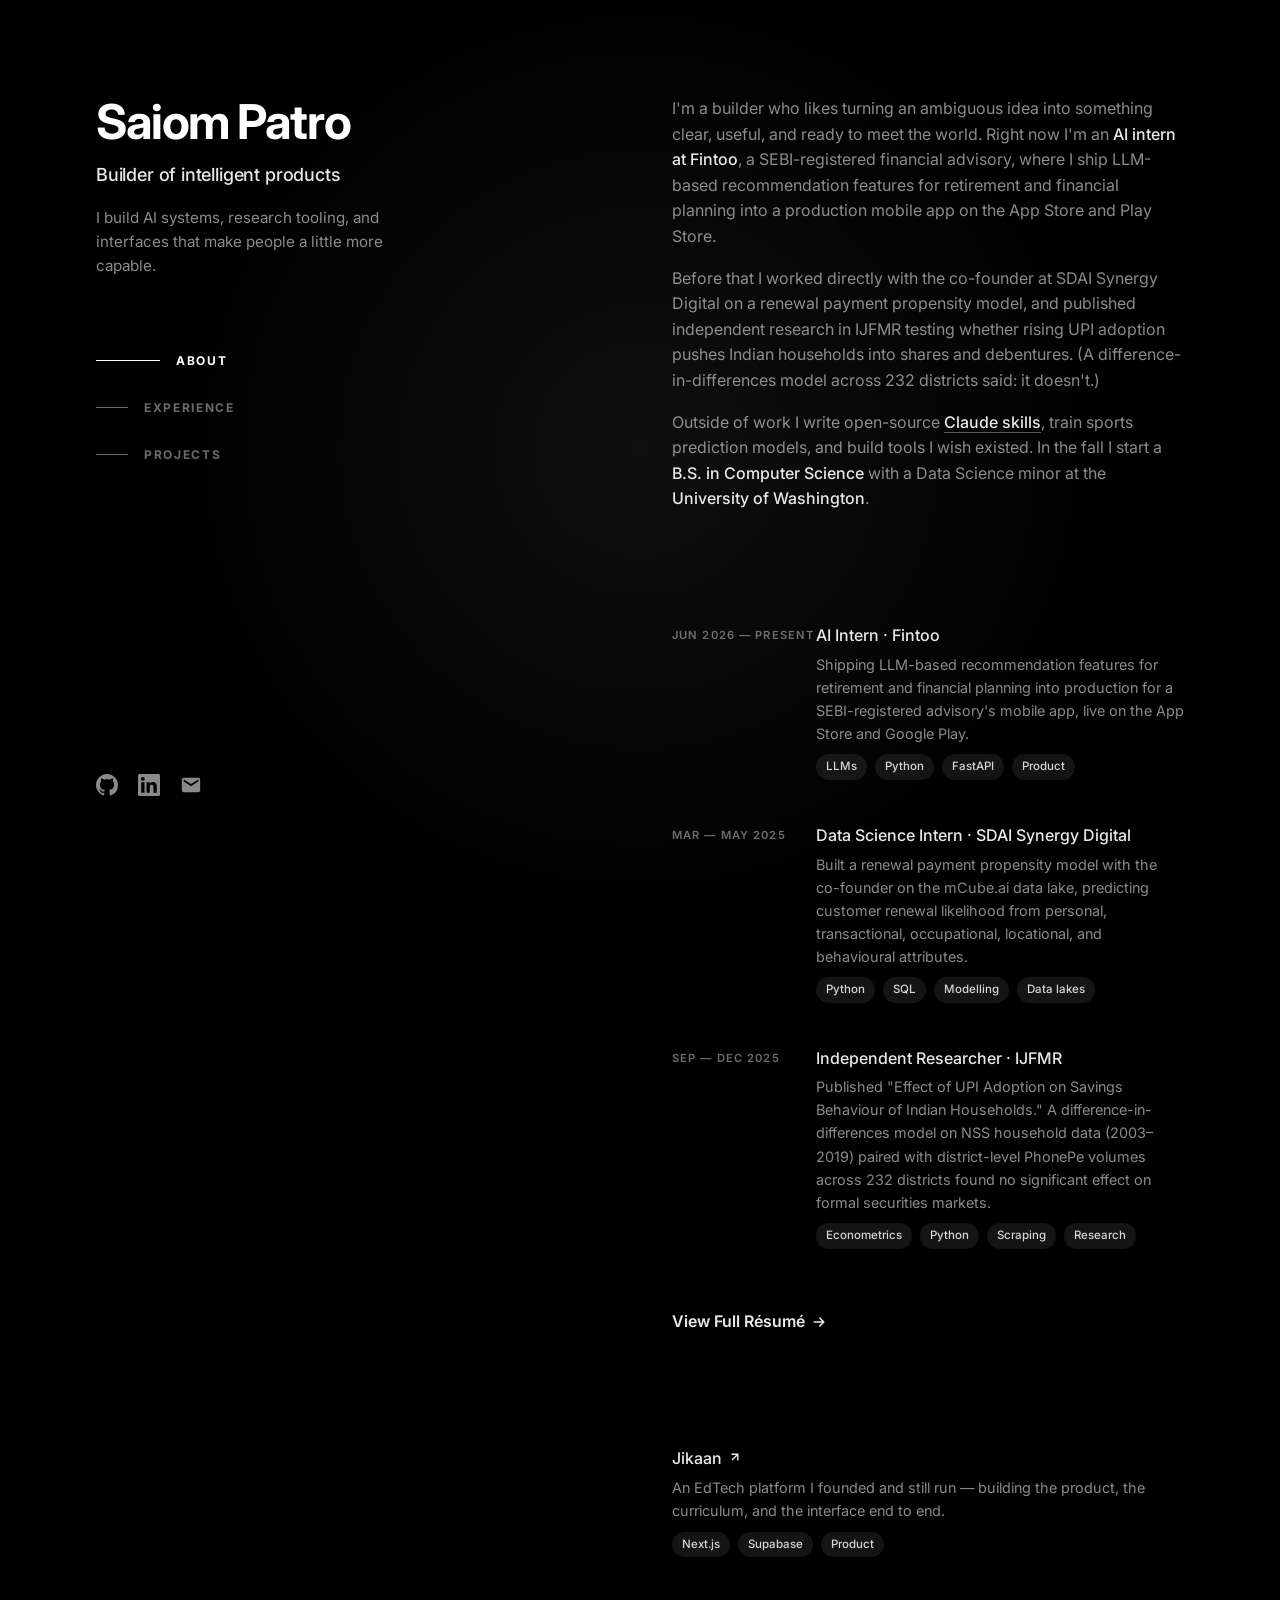
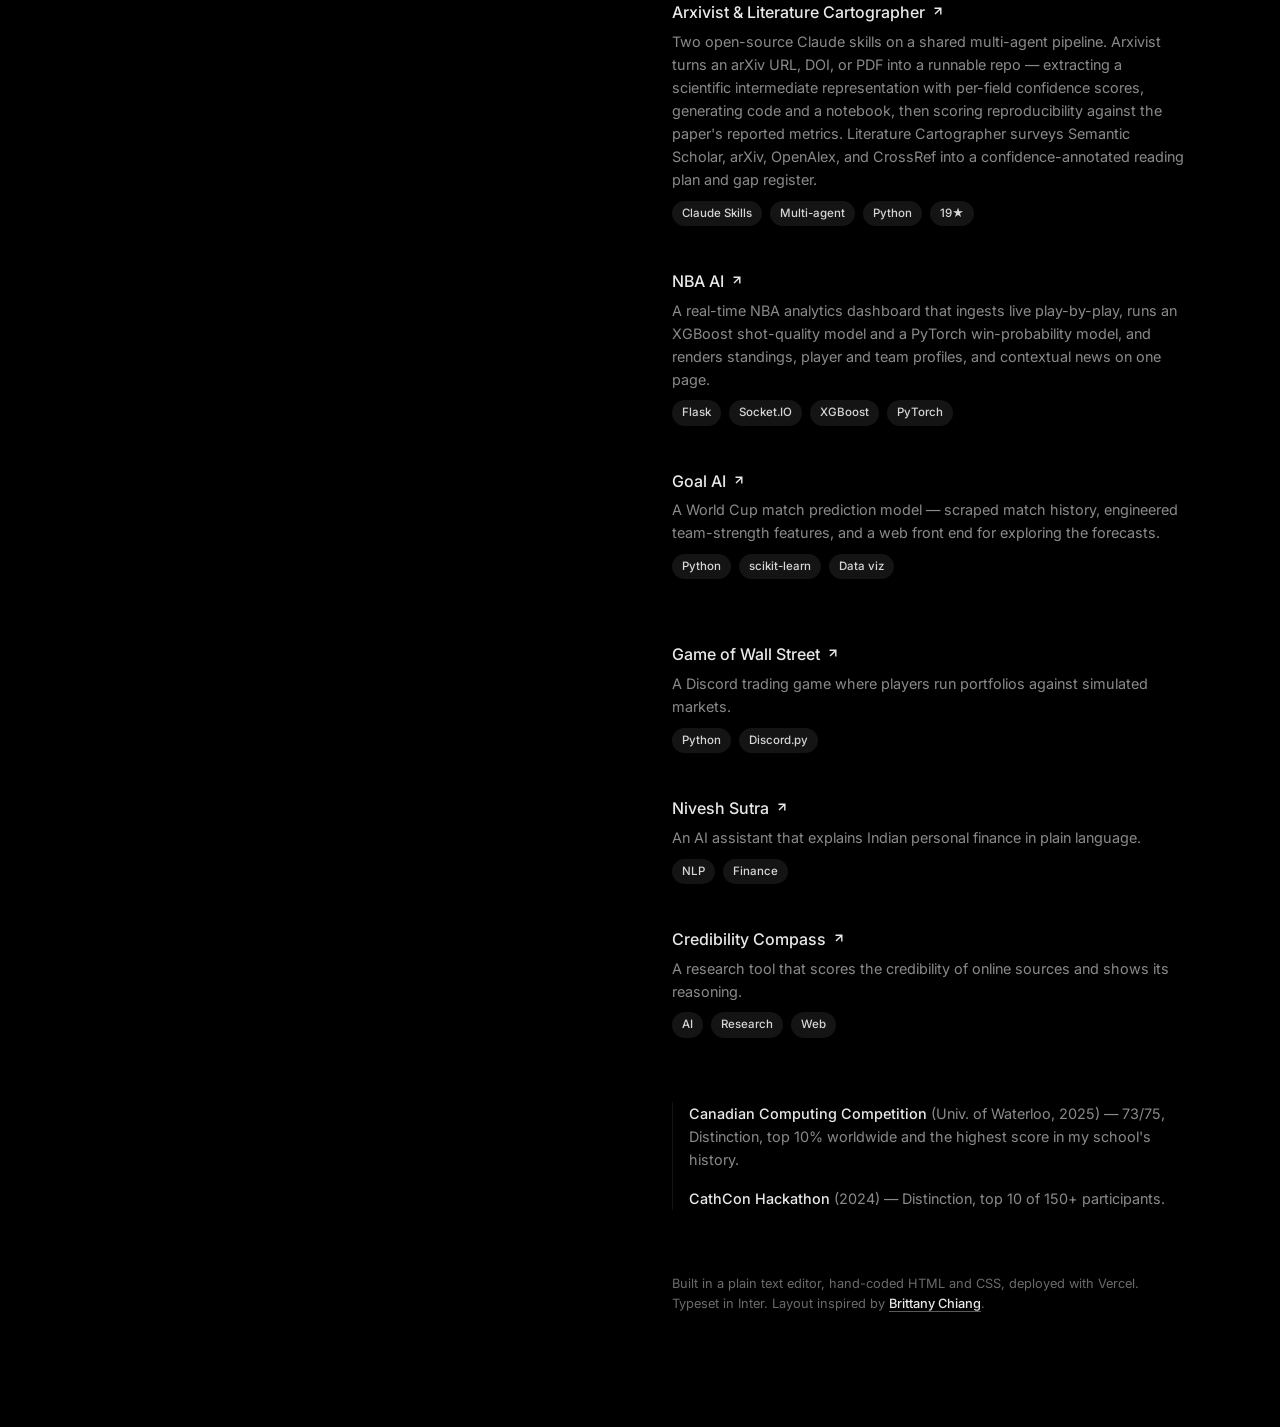
<file: index.html>
<!doctype html>
<html lang="en">
<head>
  <meta charset="UTF-8">
  <meta name="viewport" content="width=device-width,initial-scale=1">
  <meta name="description" content="Saiom Patro — AI intern at Fintoo, CS student at the University of Washington, building intelligent products and research tooling.">
  <title>Saiom Patro</title>
  <link rel="preconnect" href="https://fonts.googleapis.com">
  <link rel="preconnect" href="https://fonts.gstatic.com" crossorigin>
  <link href="https://fonts.googleapis.com/css2?family=Inter:wght@400;500;600;700;800&display=swap" rel="stylesheet">
  <link rel="stylesheet" href="style.css?v=3">
</head>
<body>
  <div id="spotlight" aria-hidden="true"></div>
  <a href="#content" class="skip-link">Skip to content</a>

  <div class="layout">
    <header class="pane pane--left">
      <div>
        <h1><a href="/">Saiom Patro</a></h1>
        <h2>Builder of intelligent products</h2>
        <p class="lede">I build AI systems, research tooling, and interfaces that make people a little more capable.</p>

        <nav class="nav" aria-label="In-page jump links">
          <ul>
            <li><a class="nav__link" href="#about"><span class="nav__line"></span><span class="nav__text">About</span></a></li>
            <li><a class="nav__link" href="#experience"><span class="nav__line"></span><span class="nav__text">Experience</span></a></li>
            <li><a class="nav__link" href="#projects"><span class="nav__line"></span><span class="nav__text">Projects</span></a></li>
          </ul>
        </nav>
      </div>

      <ul class="socials" aria-label="Social media">
        <li><a href="https://github.com/saiompatro" target="_blank" rel="noreferrer" aria-label="GitHub">
          <svg viewBox="0 0 16 16" width="22" height="22" fill="currentColor" aria-hidden="true"><path d="M8 0C3.58 0 0 3.58 0 8c0 3.54 2.29 6.53 5.47 7.59.4.07.55-.17.55-.38 0-.19-.01-.82-.01-1.49-2.01.37-2.53-.49-2.69-.94-.09-.23-.48-.94-.82-1.13-.28-.15-.68-.52-.01-.53.63-.01 1.08.58 1.23.82.72 1.21 1.87.87 2.33.66.07-.52.28-.87.51-1.07-1.78-.2-3.64-.89-3.64-3.95 0-.87.31-1.59.82-2.15-.08-.2-.36-1.02.08-2.12 0 0 .67-.21 2.2.82.64-.18 1.32-.27 2-.27s1.36.09 2 .27c1.53-1.04 2.2-.82 2.2-.82.44 1.1.16 1.92.08 2.12.51.56.82 1.27.82 2.15 0 3.07-1.87 3.75-3.65 3.95.29.25.54.73.54 1.48 0 1.07-.01 1.93-.01 2.2 0 .21.15.46.55.38A8.01 8.01 0 0 0 16 8c0-4.42-3.58-8-8-8z"/></svg>
        </a></li>
        <li><a href="https://www.linkedin.com/in/saiom-patro-5b200728b/" target="_blank" rel="noreferrer" aria-label="LinkedIn">
          <svg viewBox="0 0 24 24" width="22" height="22" fill="currentColor" aria-hidden="true"><path d="M20.45 20.45h-3.56v-5.57c0-1.33-.03-3.04-1.85-3.04-1.86 0-2.14 1.45-2.14 2.94v5.67H9.35V9h3.41v1.56h.05c.48-.9 1.64-1.85 3.37-1.85 3.6 0 4.27 2.37 4.27 5.46v6.28zM5.34 7.43a2.06 2.06 0 1 1 0-4.13 2.06 2.06 0 0 1 0 4.13zM7.12 20.45H3.55V9h3.57v11.45zM22.22 0H1.77C.79 0 0 .77 0 1.72v20.56C0 23.23.79 24 1.77 24h20.45c.98 0 1.78-.77 1.78-1.72V1.72C24 .77 23.2 0 22.22 0z"/></svg>
        </a></li>
        <li><a href="mailto:saiompatro@gmail.com" aria-label="Email">
          <svg viewBox="0 0 24 24" width="22" height="22" fill="currentColor" aria-hidden="true"><path d="M20 4H4a2 2 0 0 0-2 2v12a2 2 0 0 0 2 2h16a2 2 0 0 0 2-2V6a2 2 0 0 0-2-2zm0 4.24-8 4.99-8-4.99V6l8 4.99L20 6v2.24z"/></svg>
        </a></li>
      </ul>
    </header>

    <main class="pane pane--right" id="content">
      <section id="about" aria-label="About me">
        <div class="section-sticky-label"><h3>About</h3></div>
        <p>I'm a builder who likes turning an ambiguous idea into something clear, useful, and ready to meet the world. Right now I'm an <strong>AI intern at Fintoo</strong>, a SEBI-registered financial advisory, where I ship LLM-based recommendation features for retirement and financial planning into a production mobile app on the App Store and Play Store.</p>
        <p>Before that I worked directly with the co-founder at SDAI Synergy Digital on a renewal payment propensity model, and published independent research in IJFMR testing whether rising UPI adoption pushes Indian households into shares and debentures. (A difference-in-differences model across 232 districts said: it doesn't.)</p>
        <p>Outside of work I write open-source <a class="inline-link" href="https://github.com/qosi-org/arxivist" target="_blank" rel="noreferrer">Claude skills</a>, train sports prediction models, and build tools I wish existed. In the fall I start a <strong>B.S. in Computer Science</strong> with a Data Science minor at the <strong>University of Washington</strong>.</p>
      </section>

      <section id="experience" aria-label="Work experience">
        <div class="section-sticky-label"><h3>Experience</h3></div>
        <ol class="cards">
          <li>
            <div class="card">
              <header class="card__date">Jun 2026 — Present</header>
              <div class="card__body">
                <h4 class="card__title">AI Intern · <span>Fintoo</span></h4>
                <p>Shipping LLM-based recommendation features for retirement and financial planning into production for a SEBI-registered advisory's mobile app, live on the App Store and Google Play.</p>
                <ul class="tags">
                  <li>LLMs</li><li>Python</li><li>FastAPI</li><li>Product</li>
                </ul>
              </div>
            </div>
          </li>
          <li>
            <div class="card">
              <header class="card__date">Mar — May 2025</header>
              <div class="card__body">
                <h4 class="card__title">Data Science Intern · <span>SDAI Synergy Digital</span></h4>
                <p>Built a renewal payment propensity model with the co-founder on the mCube.ai data lake, predicting customer renewal likelihood from personal, transactional, occupational, locational, and behavioural attributes.</p>
                <ul class="tags">
                  <li>Python</li><li>SQL</li><li>Modelling</li><li>Data lakes</li>
                </ul>
              </div>
            </div>
          </li>
          <li>
            <div class="card">
              <header class="card__date">Sep — Dec 2025</header>
              <div class="card__body">
                <h4 class="card__title">Independent Researcher · <span>IJFMR</span></h4>
                <p>Published "Effect of UPI Adoption on Savings Behaviour of Indian Households." A difference-in-differences model on NSS household data (2003–2019) paired with district-level PhonePe volumes across 232 districts found no significant effect on formal securities markets.</p>
                <ul class="tags">
                  <li>Econometrics</li><li>Python</li><li>Scraping</li><li>Research</li>
                </ul>
              </div>
            </div>
          </li>
        </ol>
        <a class="more-link" href="uploads/SAIOM%20RESUME.pdf" download>
          <span>View Full Résumé</span>
          <svg viewBox="0 0 20 20" width="16" height="16" fill="currentColor" aria-hidden="true"><path d="M3 10a1 1 0 0 1 1-1h9.586l-3.293-3.293a1 1 0 1 1 1.414-1.414l5 5a1 1 0 0 1 0 1.414l-5 5a1 1 0 0 1-1.414-1.414L13.586 11H4a1 1 0 0 1-1-1z"/></svg>
        </a>
      </section>

      <section id="projects" aria-label="Selected projects">
        <div class="section-sticky-label"><h3>Projects</h3></div>
        <ul class="cards">
          <li>
            <a class="card card--link" href="projects/jikaan.html">
              <div class="card__body">
                <h4 class="card__title">Jikaan <svg class="card__arrow" viewBox="0 0 20 20" width="14" height="14" fill="currentColor" aria-hidden="true"><path d="M5 5h10v10h-2V8.41L6.41 15 5 13.59 11.59 7H5V5z"/></svg></h4>
                <p>An EdTech platform I founded and still run — building the product, the curriculum, and the interface end to end.</p>
                <ul class="tags"><li>Next.js</li><li>Supabase</li><li>Product</li></ul>
              </div>
            </a>
          </li>
          <li>
            <a class="card card--link" href="https://github.com/qosi-org/arxivist" target="_blank" rel="noreferrer">
              <div class="card__body">
                <h4 class="card__title">Arxivist &amp; Literature Cartographer <svg class="card__arrow" viewBox="0 0 20 20" width="14" height="14" fill="currentColor" aria-hidden="true"><path d="M5 5h10v10h-2V8.41L6.41 15 5 13.59 11.59 7H5V5z"/></svg></h4>
                <p>Two open-source Claude skills on a shared multi-agent pipeline. Arxivist turns an arXiv URL, DOI, or PDF into a runnable repo — extracting a scientific intermediate representation with per-field confidence scores, generating code and a notebook, then scoring reproducibility against the paper's reported metrics. Literature Cartographer surveys Semantic Scholar, arXiv, OpenAlex, and CrossRef into a confidence-annotated reading plan and gap register.</p>
                <ul class="tags"><li>Claude Skills</li><li>Multi-agent</li><li>Python</li><li>19★</li></ul>
              </div>
            </a>
          </li>
          <li>
            <a class="card card--link" href="projects/nba-ai.html">
              <div class="card__body">
                <h4 class="card__title">NBA AI <svg class="card__arrow" viewBox="0 0 20 20" width="14" height="14" fill="currentColor" aria-hidden="true"><path d="M5 5h10v10h-2V8.41L6.41 15 5 13.59 11.59 7H5V5z"/></svg></h4>
                <p>A real-time NBA analytics dashboard that ingests live play-by-play, runs an XGBoost shot-quality model and a PyTorch win-probability model, and renders standings, player and team profiles, and contextual news on one page.</p>
                <ul class="tags"><li>Flask</li><li>Socket.IO</li><li>XGBoost</li><li>PyTorch</li></ul>
              </div>
            </a>
          </li>
          <li>
            <a class="card card--link" href="projects/goal-ai.html">
              <div class="card__body">
                <h4 class="card__title">Goal AI <svg class="card__arrow" viewBox="0 0 20 20" width="14" height="14" fill="currentColor" aria-hidden="true"><path d="M5 5h10v10h-2V8.41L6.41 15 5 13.59 11.59 7H5V5z"/></svg></h4>
                <p>A World Cup match prediction model — scraped match history, engineered team-strength features, and a web front end for exploring the forecasts.</p>
                <ul class="tags"><li>Python</li><li>scikit-learn</li><li>Data viz</li></ul>
              </div>
            </a>
          </li>
        </ul>

        <ul class="cards cards--compact">
          <li>
            <a class="card card--link" href="projects/game-of-wall-street.html">
              <div class="card__body">
                <h4 class="card__title">Game of Wall Street <svg class="card__arrow" viewBox="0 0 20 20" width="14" height="14" fill="currentColor" aria-hidden="true"><path d="M5 5h10v10h-2V8.41L6.41 15 5 13.59 11.59 7H5V5z"/></svg></h4>
                <p>A Discord trading game where players run portfolios against simulated markets.</p>
                <ul class="tags"><li>Python</li><li>Discord.py</li></ul>
              </div>
            </a>
          </li>
          <li>
            <a class="card card--link" href="projects/nivesh-sutra.html">
              <div class="card__body">
                <h4 class="card__title">Nivesh Sutra <svg class="card__arrow" viewBox="0 0 20 20" width="14" height="14" fill="currentColor" aria-hidden="true"><path d="M5 5h10v10h-2V8.41L6.41 15 5 13.59 11.59 7H5V5z"/></svg></h4>
                <p>An AI assistant that explains Indian personal finance in plain language.</p>
                <ul class="tags"><li>NLP</li><li>Finance</li></ul>
              </div>
            </a>
          </li>
          <li>
            <a class="card card--link" href="projects/credibility-compass.html">
              <div class="card__body">
                <h4 class="card__title">Credibility Compass <svg class="card__arrow" viewBox="0 0 20 20" width="14" height="14" fill="currentColor" aria-hidden="true"><path d="M5 5h10v10h-2V8.41L6.41 15 5 13.59 11.59 7H5V5z"/></svg></h4>
                <p>A research tool that scores the credibility of online sources and shows its reasoning.</p>
                <ul class="tags"><li>AI</li><li>Research</li><li>Web</li></ul>
              </div>
            </a>
          </li>
        </ul>

        <div class="awards">
          <p><strong>Canadian Computing Competition</strong> (Univ. of Waterloo, 2025) — 73/75, Distinction, top 10% worldwide and the highest score in my school's history.</p>
          <p><strong>CathCon Hackathon</strong> (2024) — Distinction, top 10 of 150+ participants.</p>
        </div>

        <footer class="footer">
          <p>Built in a plain text editor, hand-coded HTML and CSS, deployed with Vercel. Typeset in Inter. Layout inspired by <a class="inline-link" href="https://brittanychiang.com" target="_blank" rel="noreferrer">Brittany Chiang</a>.</p>
        </footer>
      </section>
    </main>
  </div>

  <script>
    // Spotlight follows the cursor. ponytail: CSS vars + one listener, no canvas.
    const spot = document.getElementById('spotlight');
    addEventListener('pointermove', e => {
      spot.style.setProperty('--x', e.clientX + 'px');
      spot.style.setProperty('--y', e.clientY + 'px');
    }, { passive: true });

  </script>
  <script>
    // Nav highlight: nearest section to the top third. ponytail: rAF-throttled scroll, no observer bookkeeping.
    (() => {
      const links = [...document.querySelectorAll('.nav__link')];
      const sections = links.map(a => document.querySelector(a.getAttribute('href')));
      let ticking = false;
      const update = () => {
        ticking = false;
        let best = 0, bestDist = Infinity;
        sections.forEach((s, i) => {
          const d = Math.abs(s.getBoundingClientRect().top - innerHeight * 0.3);
          if (d < bestDist) { bestDist = d; best = i; }
        });
        links.forEach((a, i) => a.classList.toggle('is-active', i === best));
      };
      addEventListener('scroll', () => {
        if (!ticking) { ticking = true; requestAnimationFrame(update); }
      }, { passive: true });
      update();
    })();
  </script>
</body>
</html>
</file>
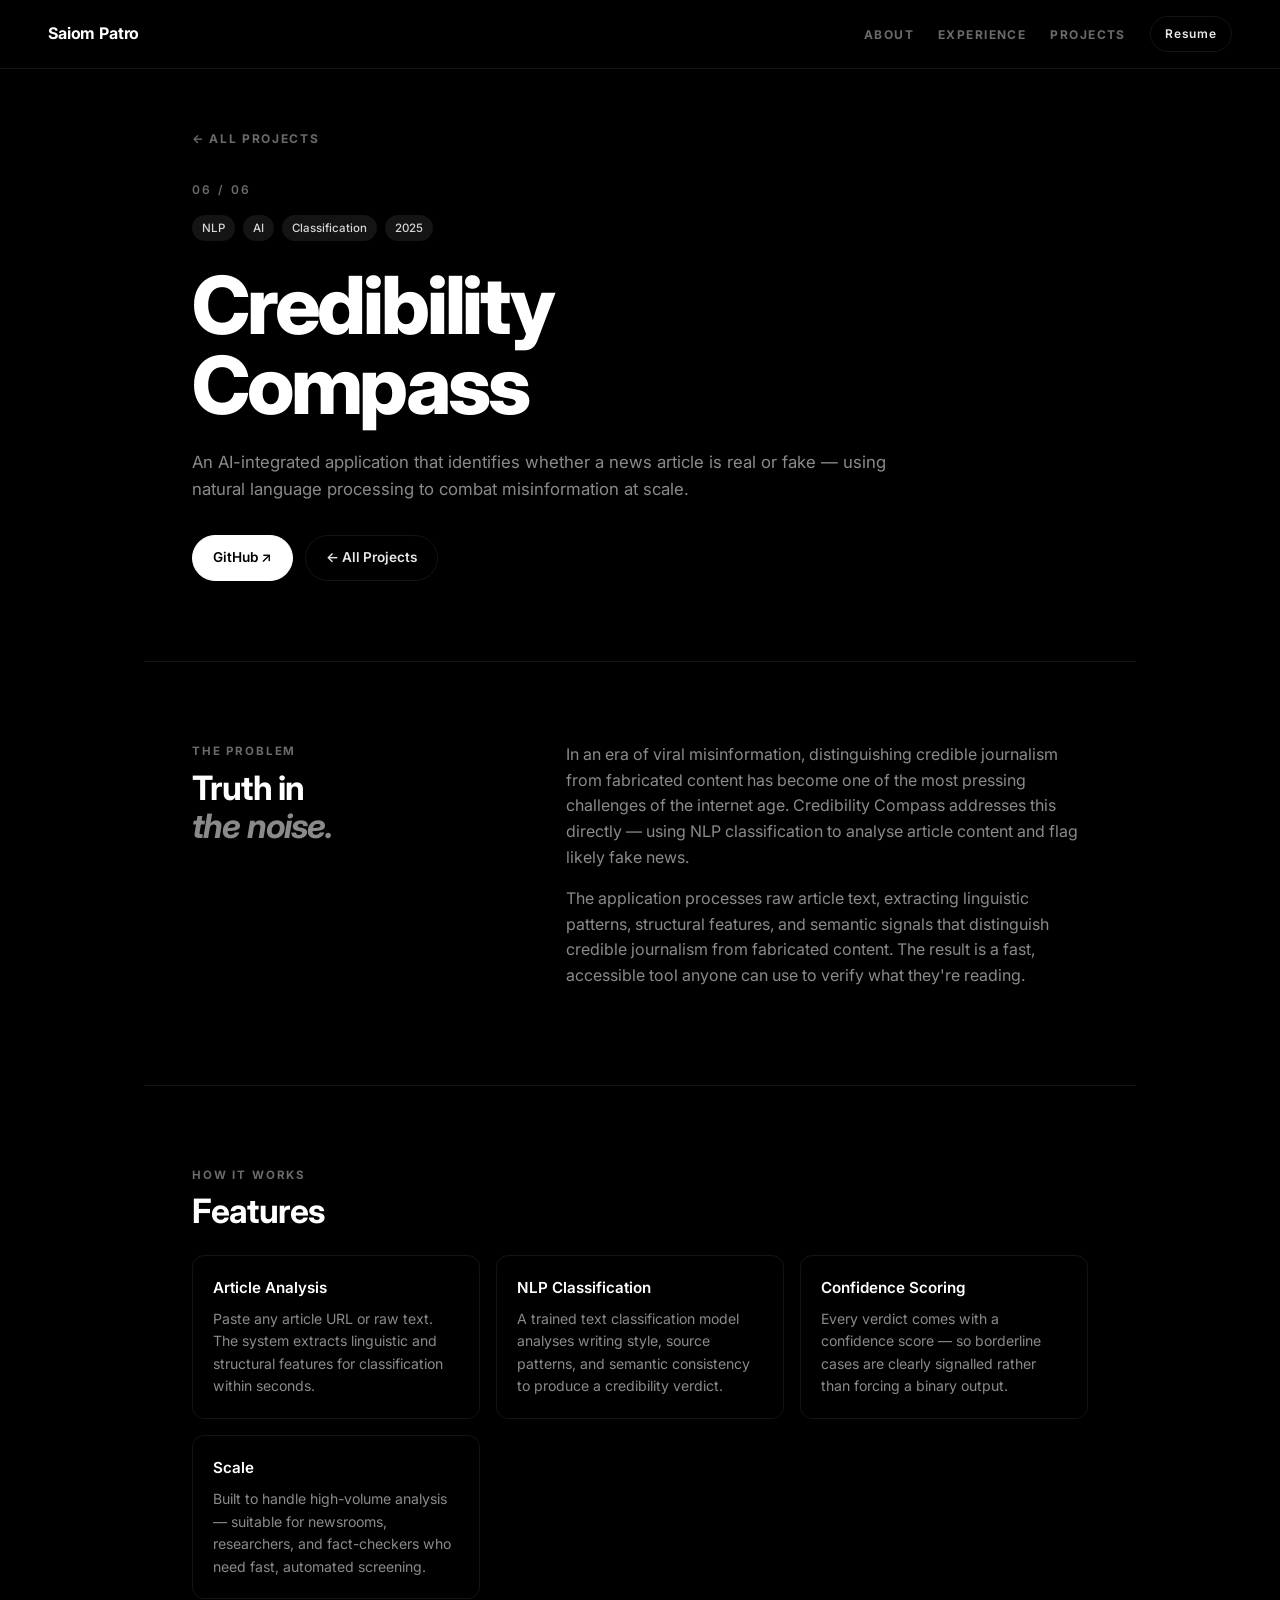
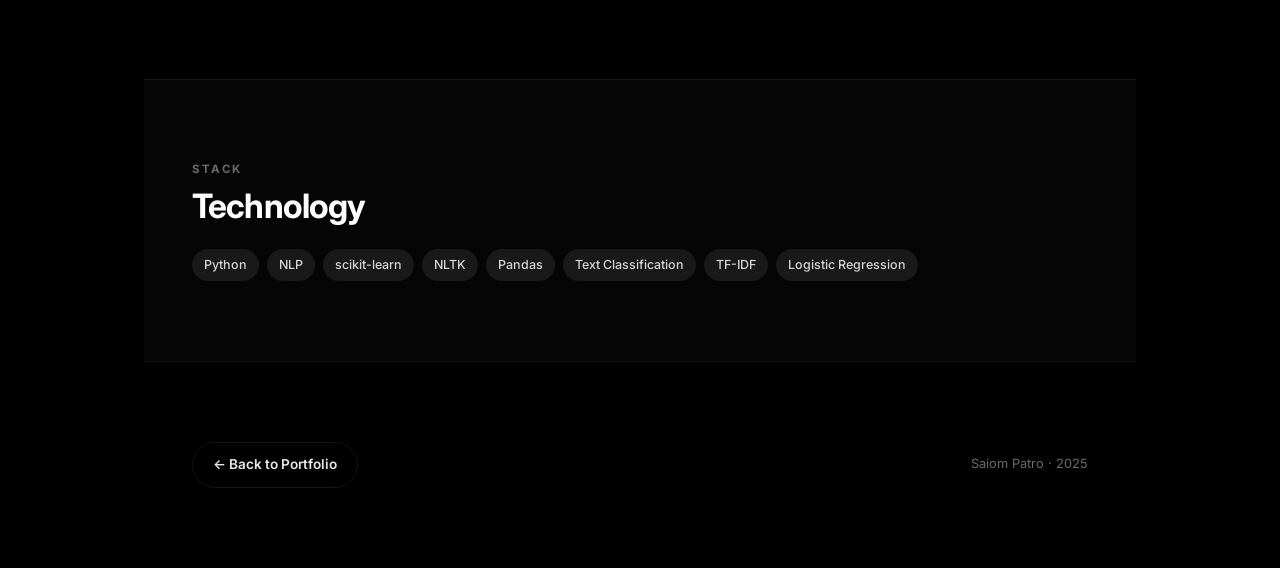
<file: projects/credibility-compass.html>
<!DOCTYPE html>
<html lang="en">
<head>
  <meta charset="UTF-8">
  <meta name="viewport" content="width=device-width, initial-scale=1.0">
  <title>Credibility Compass — Saiom Patro</title>
  <link rel="preconnect" href="https://fonts.googleapis.com">
  <link rel="preconnect" href="https://fonts.gstatic.com" crossorigin>
  <link href="https://fonts.googleapis.com/css2?family=Inter:wght@400;500;600;700;800&display=swap" rel="stylesheet">
  <link rel="stylesheet" href="../style.css?v=3">
</head>
<body>

<nav id="main-nav">
  <a href="../index.html" class="nav-logo">Saiom Patro</a>
  <ul class="nav-links">
    <li><a href="../index.html#about">About</a></li>
    <li><a href="../index.html#experience">Experience</a></li>
    <li><a href="../index.html#projects">Projects</a></li>
  </ul>
  <a href="../uploads/SAIOM RESUME.pdf" class="nav-resume" download>Resume</a>
</nav>

<section class="project-hero">
  <a href="../index.html#projects" class="project-back">All Projects</a>
  <div class="project-num">06 / 06</div>
  <div class="project-hero-badge">
    <span>NLP</span>
    <span>AI</span>
    <span>Classification</span>
    <span>2025</span>
  </div>
  <h1 class="project-hero-title">Credibility<br>Compass</h1>
  <p class="project-hero-desc">An AI-integrated application that identifies whether a news article is real or fake — using natural language processing to combat misinformation at scale.</p>
  <div class="project-hero-links">
    <a href="https://github.com/saiompatro/Credibility-compass" class="btn-primary" target="_blank">GitHub ↗</a>
    <a href="../index.html#projects" class="btn-outline">← All Projects</a>
  </div>
</section>

<section class="project-section sage">
  <div class="two-col">
    <div>
      <p class="ps-eyebrow">The Problem</p>
      <h2 class="ps-heading">Truth in<br><em>the noise.</em></h2>
    </div>
    <div class="ps-body">
      <p>In an era of viral misinformation, distinguishing credible journalism from fabricated content has become one of the most pressing challenges of the internet age. Credibility Compass addresses this directly — using NLP classification to analyse article content and flag likely fake news.</p>
      <p>The application processes raw article text, extracting linguistic patterns, structural features, and semantic signals that distinguish credible journalism from fabricated content. The result is a fast, accessible tool anyone can use to verify what they're reading.</p>
    </div>
  </div>
</section>

<section class="project-section">
  <p class="ps-eyebrow">How it Works</p>
  <h2 class="ps-heading">Features</h2>
  <div class="feature-grid">
    <div class="feature-item">
      <h4>Article Analysis</h4>
      <p>Paste any article URL or raw text. The system extracts linguistic and structural features for classification within seconds.</p>
    </div>
    <div class="feature-item">
      <h4>NLP Classification</h4>
      <p>A trained text classification model analyses writing style, source patterns, and semantic consistency to produce a credibility verdict.</p>
    </div>
    <div class="feature-item">
      <h4>Confidence Scoring</h4>
      <p>Every verdict comes with a confidence score — so borderline cases are clearly signalled rather than forcing a binary output.</p>
    </div>
    <div class="feature-item">
      <h4>Scale</h4>
      <p>Built to handle high-volume analysis — suitable for newsrooms, researchers, and fact-checkers who need fast, automated screening.</p>
    </div>
  </div>
</section>

<section class="project-section dark">
  <p class="ps-eyebrow">Stack</p>
  <h2 class="ps-heading light">Technology</h2>
  <div class="tech-pills">
    <span class="tech-pill">Python</span>
    <span class="tech-pill">NLP</span>
    <span class="tech-pill">scikit-learn</span>
    <span class="tech-pill">NLTK</span>
    <span class="tech-pill">Pandas</span>
    <span class="tech-pill">Text Classification</span>
    <span class="tech-pill">TF-IDF</span>
    <span class="tech-pill">Logistic Regression</span>
  </div>
</section>

<footer class="project-footer">
  <a href="../index.html#projects" class="btn-outline">← Back to Portfolio</a>
  <span class="footer-copy">Saiom Patro · 2025</span>
</footer>

</body>
</html>
</file>
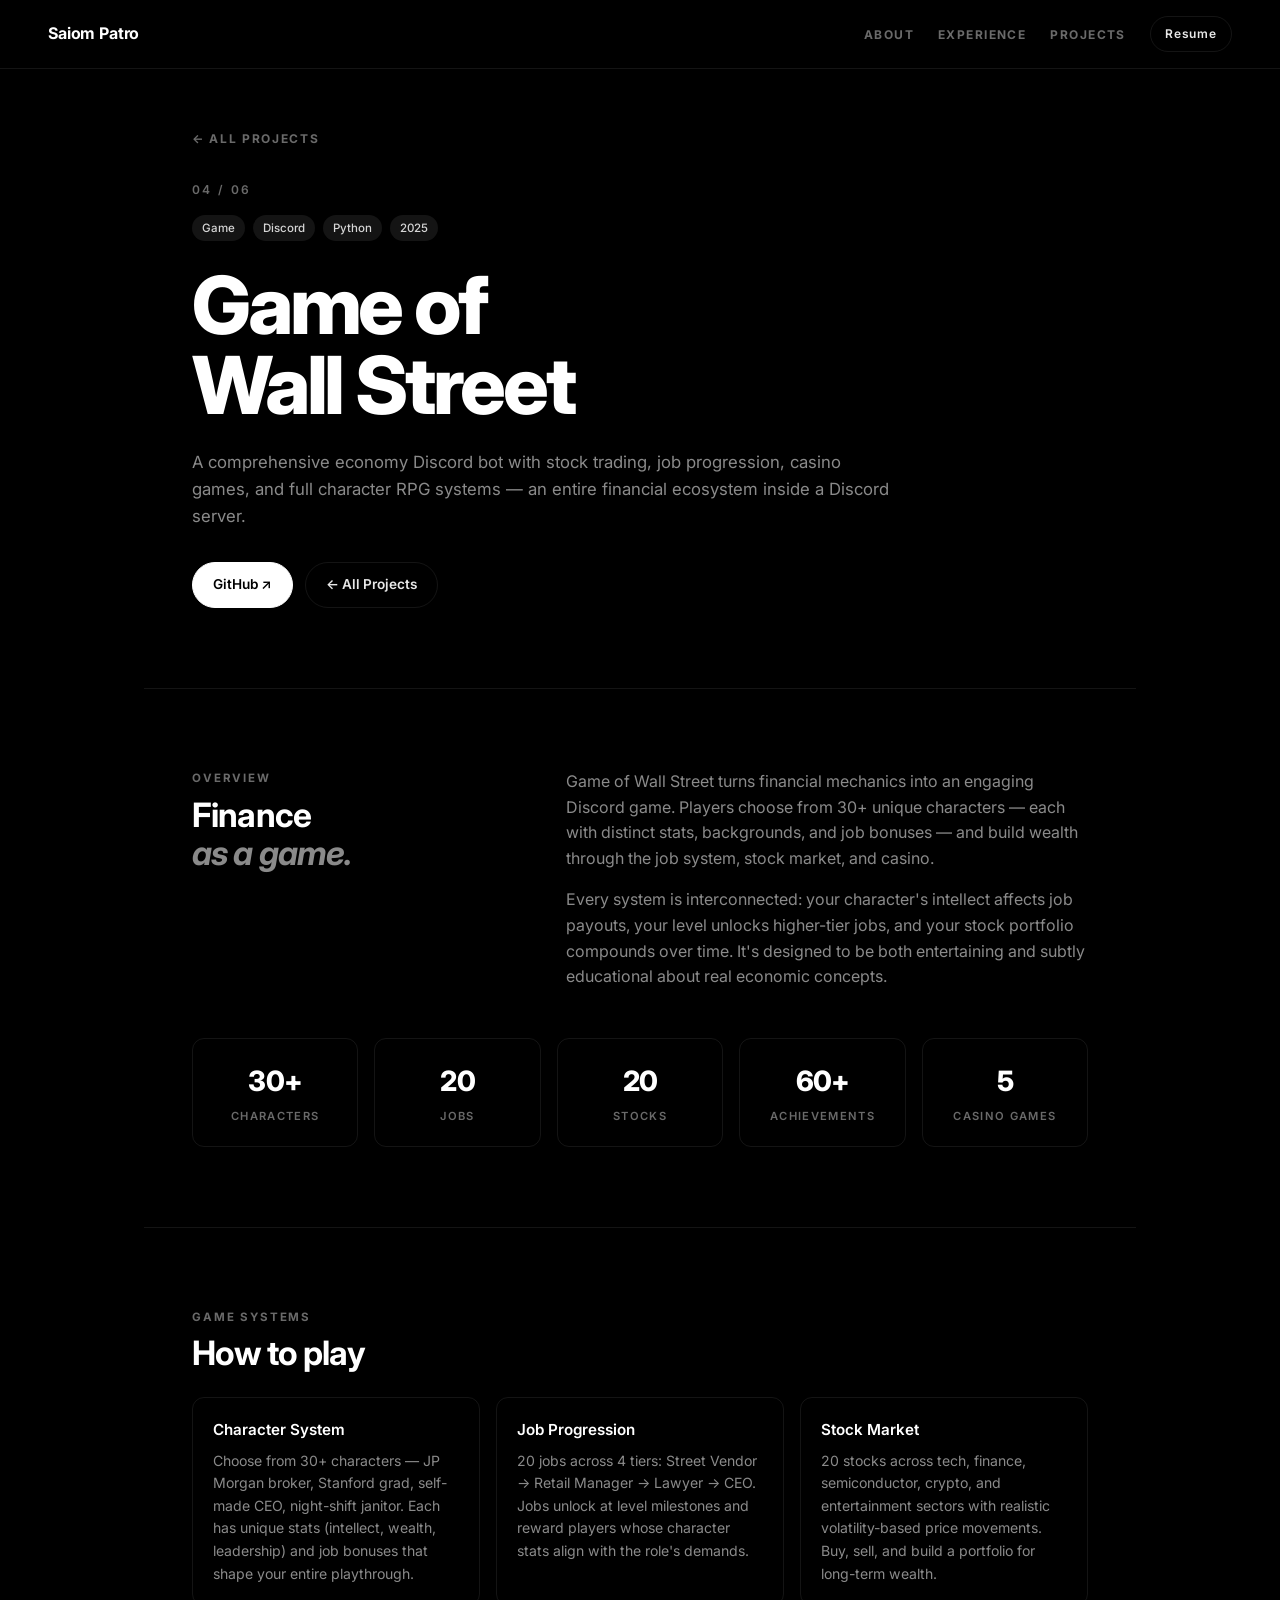
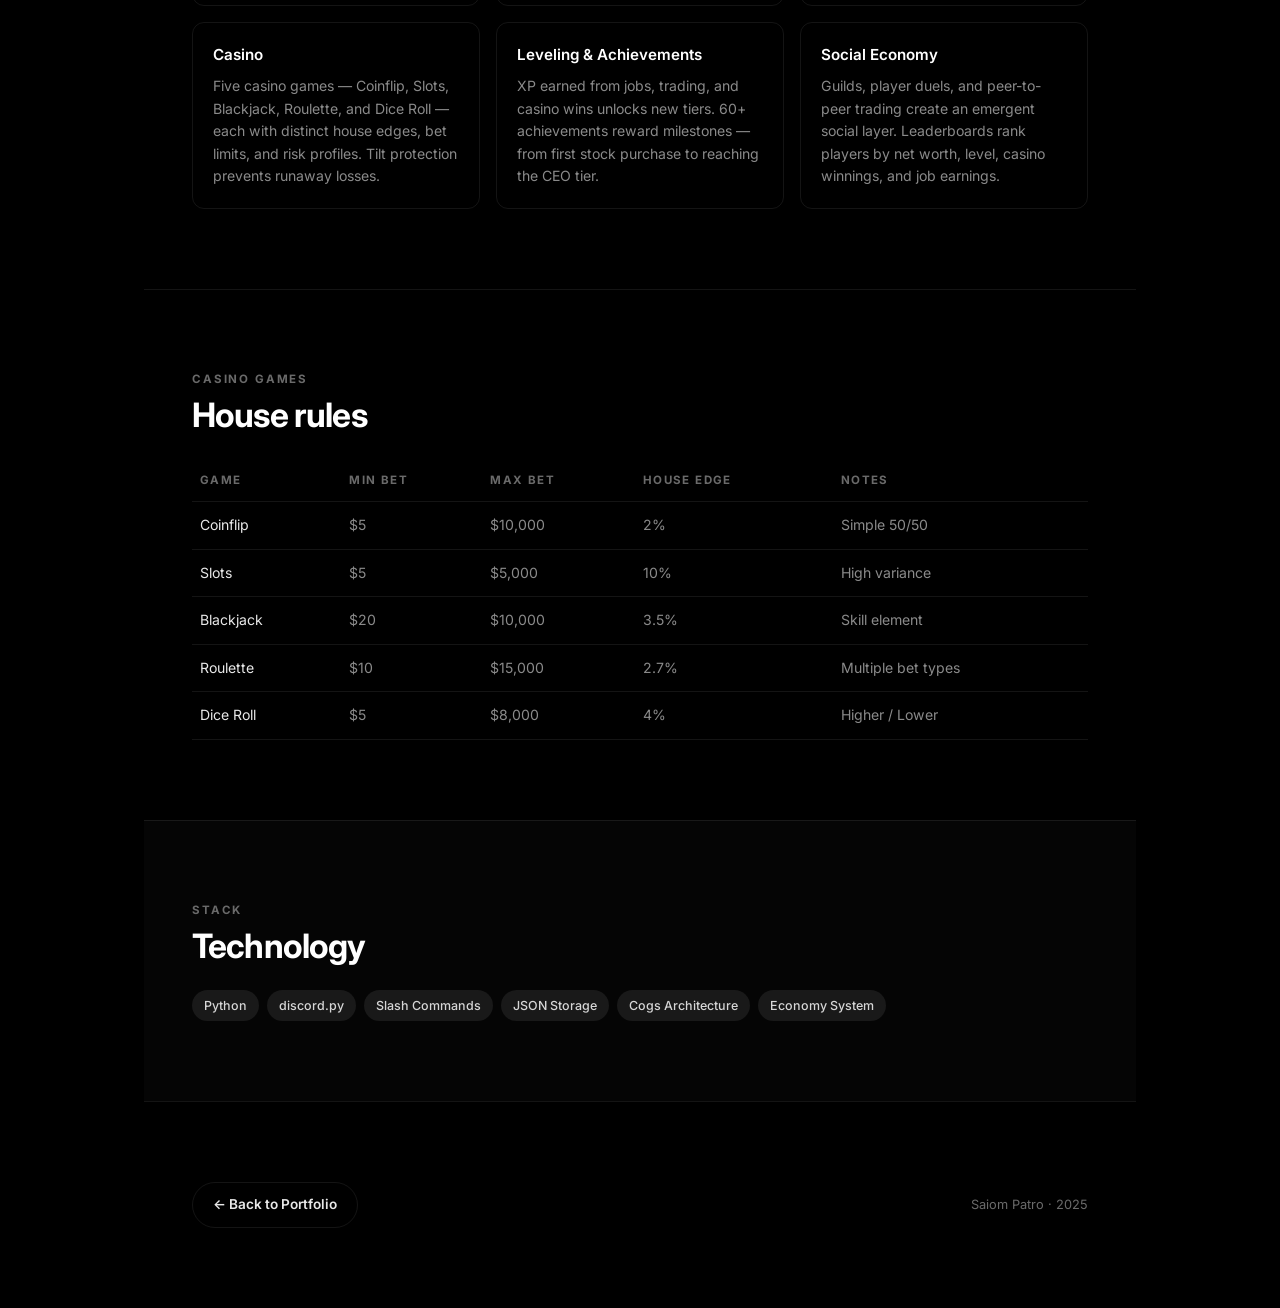
<file: projects/game-of-wall-street.html>
<!DOCTYPE html>
<html lang="en">
<head>
  <meta charset="UTF-8">
  <meta name="viewport" content="width=device-width, initial-scale=1.0">
  <title>Game of Wall Street — Saiom Patro</title>
  <link rel="preconnect" href="https://fonts.googleapis.com">
  <link rel="preconnect" href="https://fonts.gstatic.com" crossorigin>
  <link href="https://fonts.googleapis.com/css2?family=Inter:wght@400;500;600;700;800&display=swap" rel="stylesheet">
  <link rel="stylesheet" href="../style.css?v=3">
</head>
<body>

<nav id="main-nav">
  <a href="../index.html" class="nav-logo">Saiom Patro</a>
  <ul class="nav-links">
    <li><a href="../index.html#about">About</a></li>
    <li><a href="../index.html#experience">Experience</a></li>
    <li><a href="../index.html#projects">Projects</a></li>
  </ul>
  <a href="../uploads/SAIOM RESUME.pdf" class="nav-resume" download>Resume</a>
</nav>

<section class="project-hero">
  <a href="../index.html#projects" class="project-back">All Projects</a>
  <div class="project-num">04 / 06</div>
  <div class="project-hero-badge">
    <span>Game</span>
    <span>Discord</span>
    <span>Python</span>
    <span>2025</span>
  </div>
  <h1 class="project-hero-title">Game of<br>Wall Street</h1>
  <p class="project-hero-desc">A comprehensive economy Discord bot with stock trading, job progression, casino games, and full character RPG systems — an entire financial ecosystem inside a Discord server.</p>
  <div class="project-hero-links">
    <a href="https://github.com/saiompatro/discord-bot" class="btn-primary" target="_blank">GitHub ↗</a>
    <a href="../index.html#projects" class="btn-outline">← All Projects</a>
  </div>
</section>

<section class="project-section sage">
  <div class="two-col">
    <div>
      <p class="ps-eyebrow">Overview</p>
      <h2 class="ps-heading">Finance<br><em>as a game.</em></h2>
    </div>
    <div class="ps-body">
      <p>Game of Wall Street turns financial mechanics into an engaging Discord game. Players choose from 30+ unique characters — each with distinct stats, backgrounds, and job bonuses — and build wealth through the job system, stock market, and casino.</p>
      <p>Every system is interconnected: your character's intellect affects job payouts, your level unlocks higher-tier jobs, and your stock portfolio compounds over time. It's designed to be both entertaining and subtly educational about real economic concepts.</p>
    </div>
  </div>
  <div class="stat-row">
    <div class="stat-item"><div class="stat-num">30+</div><div class="stat-label">Characters</div></div>
    <div class="stat-item"><div class="stat-num">20</div><div class="stat-label">Jobs</div></div>
    <div class="stat-item"><div class="stat-num">20</div><div class="stat-label">Stocks</div></div>
    <div class="stat-item"><div class="stat-num">60+</div><div class="stat-label">Achievements</div></div>
    <div class="stat-item"><div class="stat-num">5</div><div class="stat-label">Casino Games</div></div>
  </div>
</section>

<section class="project-section">
  <p class="ps-eyebrow">Game Systems</p>
  <h2 class="ps-heading">How to play</h2>
  <div class="feature-grid">
    <div class="feature-item">
      <h4>Character System</h4>
      <p>Choose from 30+ characters — JP Morgan broker, Stanford grad, self-made CEO, night-shift janitor. Each has unique stats (intellect, wealth, leadership) and job bonuses that shape your entire playthrough.</p>
    </div>
    <div class="feature-item">
      <h4>Job Progression</h4>
      <p>20 jobs across 4 tiers: Street Vendor → Retail Manager → Lawyer → CEO. Jobs unlock at level milestones and reward players whose character stats align with the role's demands.</p>
    </div>
    <div class="feature-item">
      <h4>Stock Market</h4>
      <p>20 stocks across tech, finance, semiconductor, crypto, and entertainment sectors with realistic volatility-based price movements. Buy, sell, and build a portfolio for long-term wealth.</p>
    </div>
    <div class="feature-item">
      <h4>Casino</h4>
      <p>Five casino games — Coinflip, Slots, Blackjack, Roulette, and Dice Roll — each with distinct house edges, bet limits, and risk profiles. Tilt protection prevents runaway losses.</p>
    </div>
    <div class="feature-item">
      <h4>Leveling & Achievements</h4>
      <p>XP earned from jobs, trading, and casino wins unlocks new tiers. 60+ achievements reward milestones — from first stock purchase to reaching the CEO tier.</p>
    </div>
    <div class="feature-item">
      <h4>Social Economy</h4>
      <p>Guilds, player duels, and peer-to-peer trading create an emergent social layer. Leaderboards rank players by net worth, level, casino winnings, and job earnings.</p>
    </div>
  </div>
</section>

<section class="project-section sage">
  <p class="ps-eyebrow">Casino Games</p>
  <h2 class="ps-heading">House rules</h2>
  <table class="casino-table">
    <thead>
      <tr>
        <th>Game</th>
        <th>Min Bet</th>
        <th>Max Bet</th>
        <th>House Edge</th>
        <th>Notes</th>
      </tr>
    </thead>
    <tbody>
      <tr><td>Coinflip</td><td>$5</td><td>$10,000</td><td>2%</td><td>Simple 50/50</td></tr>
      <tr><td>Slots</td><td>$5</td><td>$5,000</td><td>10%</td><td>High variance</td></tr>
      <tr><td>Blackjack</td><td>$20</td><td>$10,000</td><td>3.5%</td><td>Skill element</td></tr>
      <tr><td>Roulette</td><td>$10</td><td>$15,000</td><td>2.7%</td><td>Multiple bet types</td></tr>
      <tr><td>Dice Roll</td><td>$5</td><td>$8,000</td><td>4%</td><td>Higher / Lower</td></tr>
    </tbody>
  </table>
</section>

<section class="project-section dark">
  <p class="ps-eyebrow">Stack</p>
  <h2 class="ps-heading light">Technology</h2>
  <div class="tech-pills">
    <span class="tech-pill">Python</span>
    <span class="tech-pill">discord.py</span>
    <span class="tech-pill">Slash Commands</span>
    <span class="tech-pill">JSON Storage</span>
    <span class="tech-pill">Cogs Architecture</span>
    <span class="tech-pill">Economy System</span>
  </div>
</section>

<footer class="project-footer">
  <a href="../index.html#projects" class="btn-outline">← Back to Portfolio</a>
  <span class="footer-copy">Saiom Patro · 2025</span>
</footer>

</body>
</html>
</file>
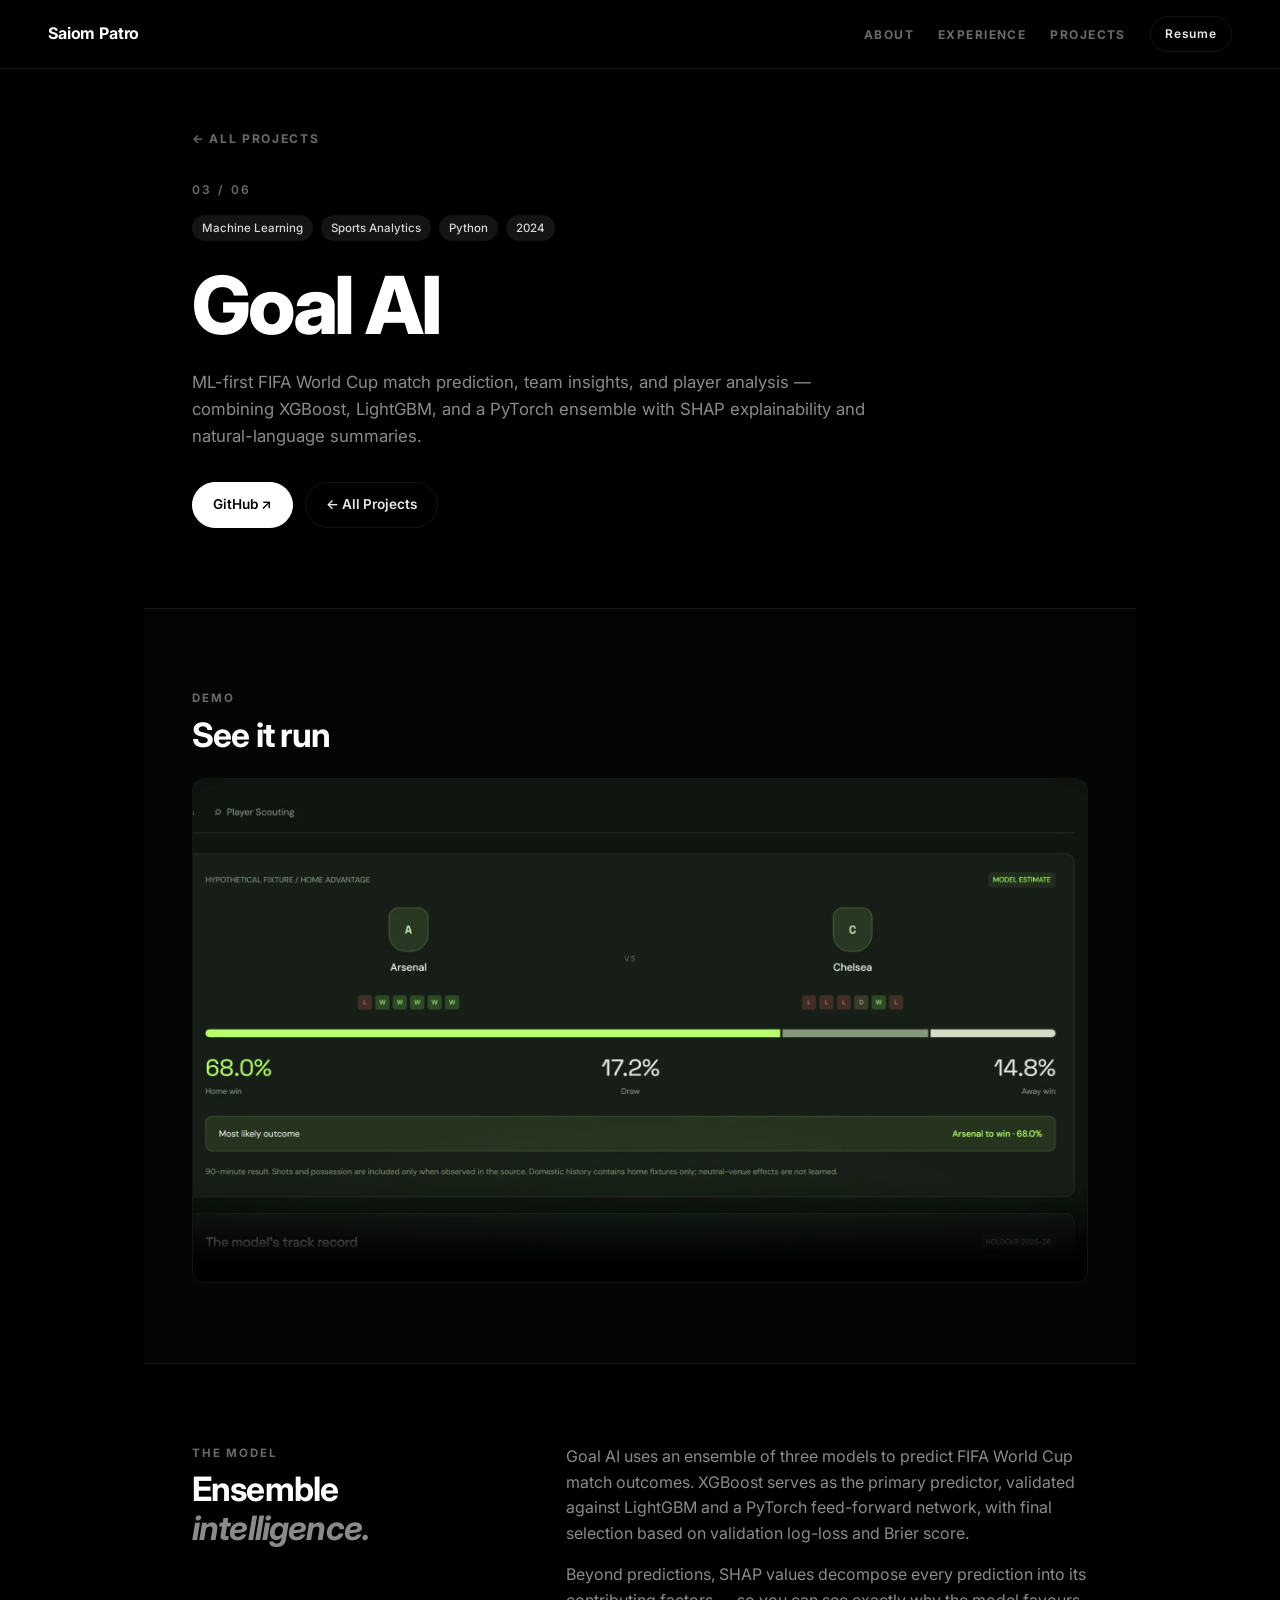
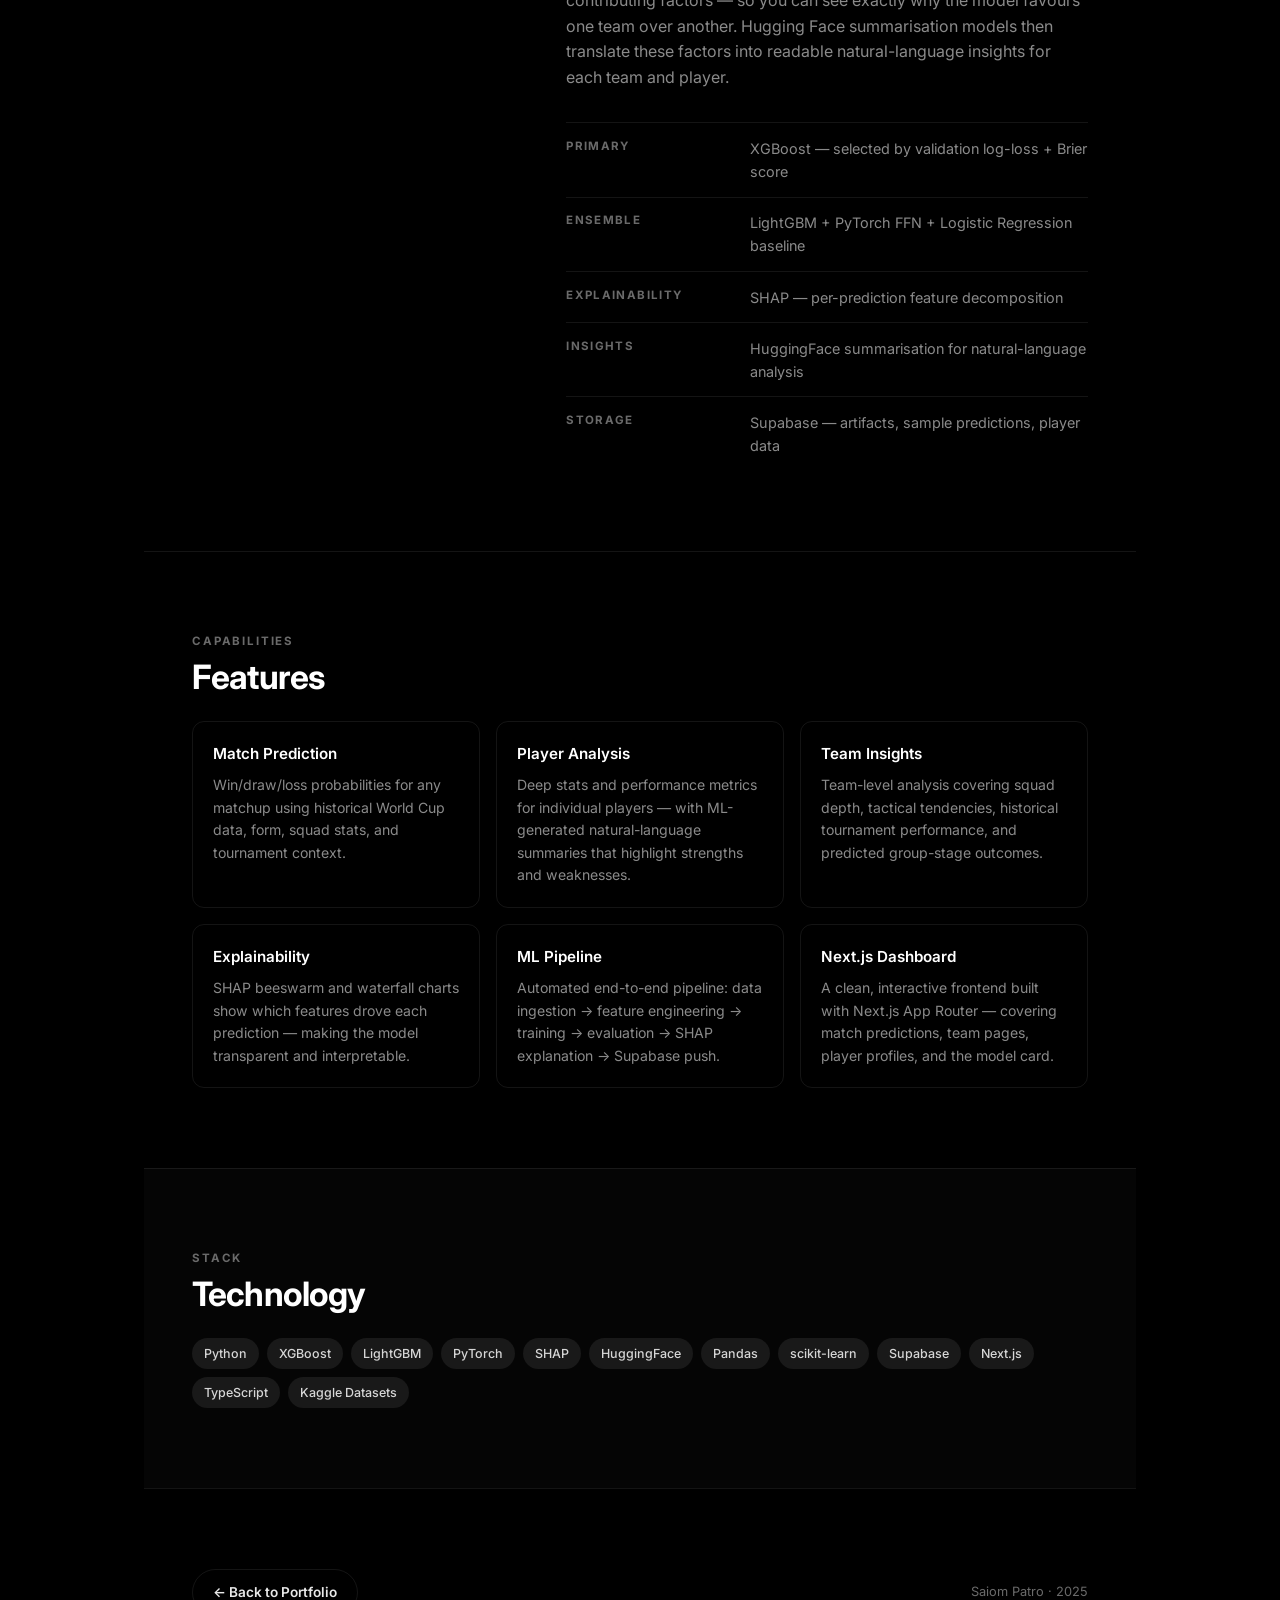
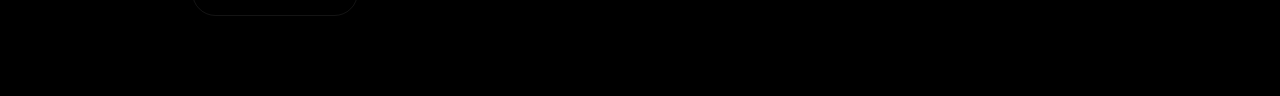
<file: projects/goal-ai.html>
<!DOCTYPE html>
<html lang="en">
<head>
  <meta charset="UTF-8">
  <meta name="viewport" content="width=device-width, initial-scale=1.0">
  <title>Goal AI — Saiom Patro</title>
  <link rel="preconnect" href="https://fonts.googleapis.com">
  <link rel="preconnect" href="https://fonts.gstatic.com" crossorigin>
  <link href="https://fonts.googleapis.com/css2?family=Inter:wght@400;500;600;700;800&display=swap" rel="stylesheet">
  <link rel="stylesheet" href="../style.css?v=3">
</head>
<body>

<nav id="main-nav">
  <a href="../index.html" class="nav-logo">Saiom Patro</a>
  <ul class="nav-links">
    <li><a href="../index.html#about">About</a></li>
    <li><a href="../index.html#experience">Experience</a></li>
    <li><a href="../index.html#projects">Projects</a></li>
  </ul>
  <a href="../uploads/SAIOM RESUME.pdf" class="nav-resume" download>Resume</a>
</nav>

<section class="project-hero">
  <a href="../index.html#projects" class="project-back">All Projects</a>
  <div class="project-num">03 / 06</div>
  <div class="project-hero-badge">
    <span>Machine Learning</span>
    <span>Sports Analytics</span>
    <span>Python</span>
    <span>2024</span>
  </div>
  <h1 class="project-hero-title">Goal AI</h1>
  <p class="project-hero-desc">ML-first FIFA World Cup match prediction, team insights, and player analysis — combining XGBoost, LightGBM, and a PyTorch ensemble with SHAP explainability and natural-language summaries.</p>
  <div class="project-hero-links">
    <a href="https://github.com/saiompatro/GOAL-AI" class="btn-primary" target="_blank">GitHub ↗</a>
    <a href="../index.html#projects" class="btn-outline">← All Projects</a>
  </div>
</section>

<section class="project-section demo">
  <p class="ps-eyebrow">Demo</p>
  <h2 class="ps-heading">See it run</h2>
  <video class="demo-video" controls playsinline preload="metadata"
         poster="../uploads/goal-ai-demo.jpg" src="../uploads/goal-ai-demo.mp4"></video>
</section>

<section class="project-section sage">
  <div class="two-col">
    <div>
      <p class="ps-eyebrow">The Model</p>
      <h2 class="ps-heading">Ensemble<br><em>intelligence.</em></h2>
    </div>
    <div class="ps-body">
      <p>Goal AI uses an ensemble of three models to predict FIFA World Cup match outcomes. XGBoost serves as the primary predictor, validated against LightGBM and a PyTorch feed-forward network, with final selection based on validation log-loss and Brier score.</p>
      <p>Beyond predictions, SHAP values decompose every prediction into its contributing factors — so you can see exactly why the model favours one team over another. Hugging Face summarisation models then translate these factors into readable natural-language insights for each team and player.</p>
      <div class="model-stack">
        <div class="model-row"><span class="model-label">Primary</span><span class="model-value">XGBoost — selected by validation log-loss + Brier score</span></div>
        <div class="model-row"><span class="model-label">Ensemble</span><span class="model-value">LightGBM + PyTorch FFN + Logistic Regression baseline</span></div>
        <div class="model-row"><span class="model-label">Explainability</span><span class="model-value">SHAP — per-prediction feature decomposition</span></div>
        <div class="model-row"><span class="model-label">Insights</span><span class="model-value">HuggingFace summarisation for natural-language analysis</span></div>
        <div class="model-row"><span class="model-label">Storage</span><span class="model-value">Supabase — artifacts, sample predictions, player data</span></div>
      </div>
    </div>
  </div>
</section>

<section class="project-section">
  <p class="ps-eyebrow">Capabilities</p>
  <h2 class="ps-heading">Features</h2>
  <div class="feature-grid">
    <div class="feature-item">
      <h4>Match Prediction</h4>
      <p>Win/draw/loss probabilities for any matchup using historical World Cup data, form, squad stats, and tournament context.</p>
    </div>
    <div class="feature-item">
      <h4>Player Analysis</h4>
      <p>Deep stats and performance metrics for individual players — with ML-generated natural-language summaries that highlight strengths and weaknesses.</p>
    </div>
    <div class="feature-item">
      <h4>Team Insights</h4>
      <p>Team-level analysis covering squad depth, tactical tendencies, historical tournament performance, and predicted group-stage outcomes.</p>
    </div>
    <div class="feature-item">
      <h4>Explainability</h4>
      <p>SHAP beeswarm and waterfall charts show which features drove each prediction — making the model transparent and interpretable.</p>
    </div>
    <div class="feature-item">
      <h4>ML Pipeline</h4>
      <p>Automated end-to-end pipeline: data ingestion → feature engineering → training → evaluation → SHAP explanation → Supabase push.</p>
    </div>
    <div class="feature-item">
      <h4>Next.js Dashboard</h4>
      <p>A clean, interactive frontend built with Next.js App Router — covering match predictions, team pages, player profiles, and the model card.</p>
    </div>
  </div>
</section>

<section class="project-section dark">
  <p class="ps-eyebrow">Stack</p>
  <h2 class="ps-heading light">Technology</h2>
  <div class="tech-pills">
    <span class="tech-pill">Python</span>
    <span class="tech-pill">XGBoost</span>
    <span class="tech-pill">LightGBM</span>
    <span class="tech-pill">PyTorch</span>
    <span class="tech-pill">SHAP</span>
    <span class="tech-pill">HuggingFace</span>
    <span class="tech-pill">Pandas</span>
    <span class="tech-pill">scikit-learn</span>
    <span class="tech-pill">Supabase</span>
    <span class="tech-pill">Next.js</span>
    <span class="tech-pill">TypeScript</span>
    <span class="tech-pill">Kaggle Datasets</span>
  </div>
</section>

<footer class="project-footer">
  <a href="../index.html#projects" class="btn-outline">← Back to Portfolio</a>
  <span class="footer-copy">Saiom Patro · 2025</span>
</footer>

</body>
</html>
</file>
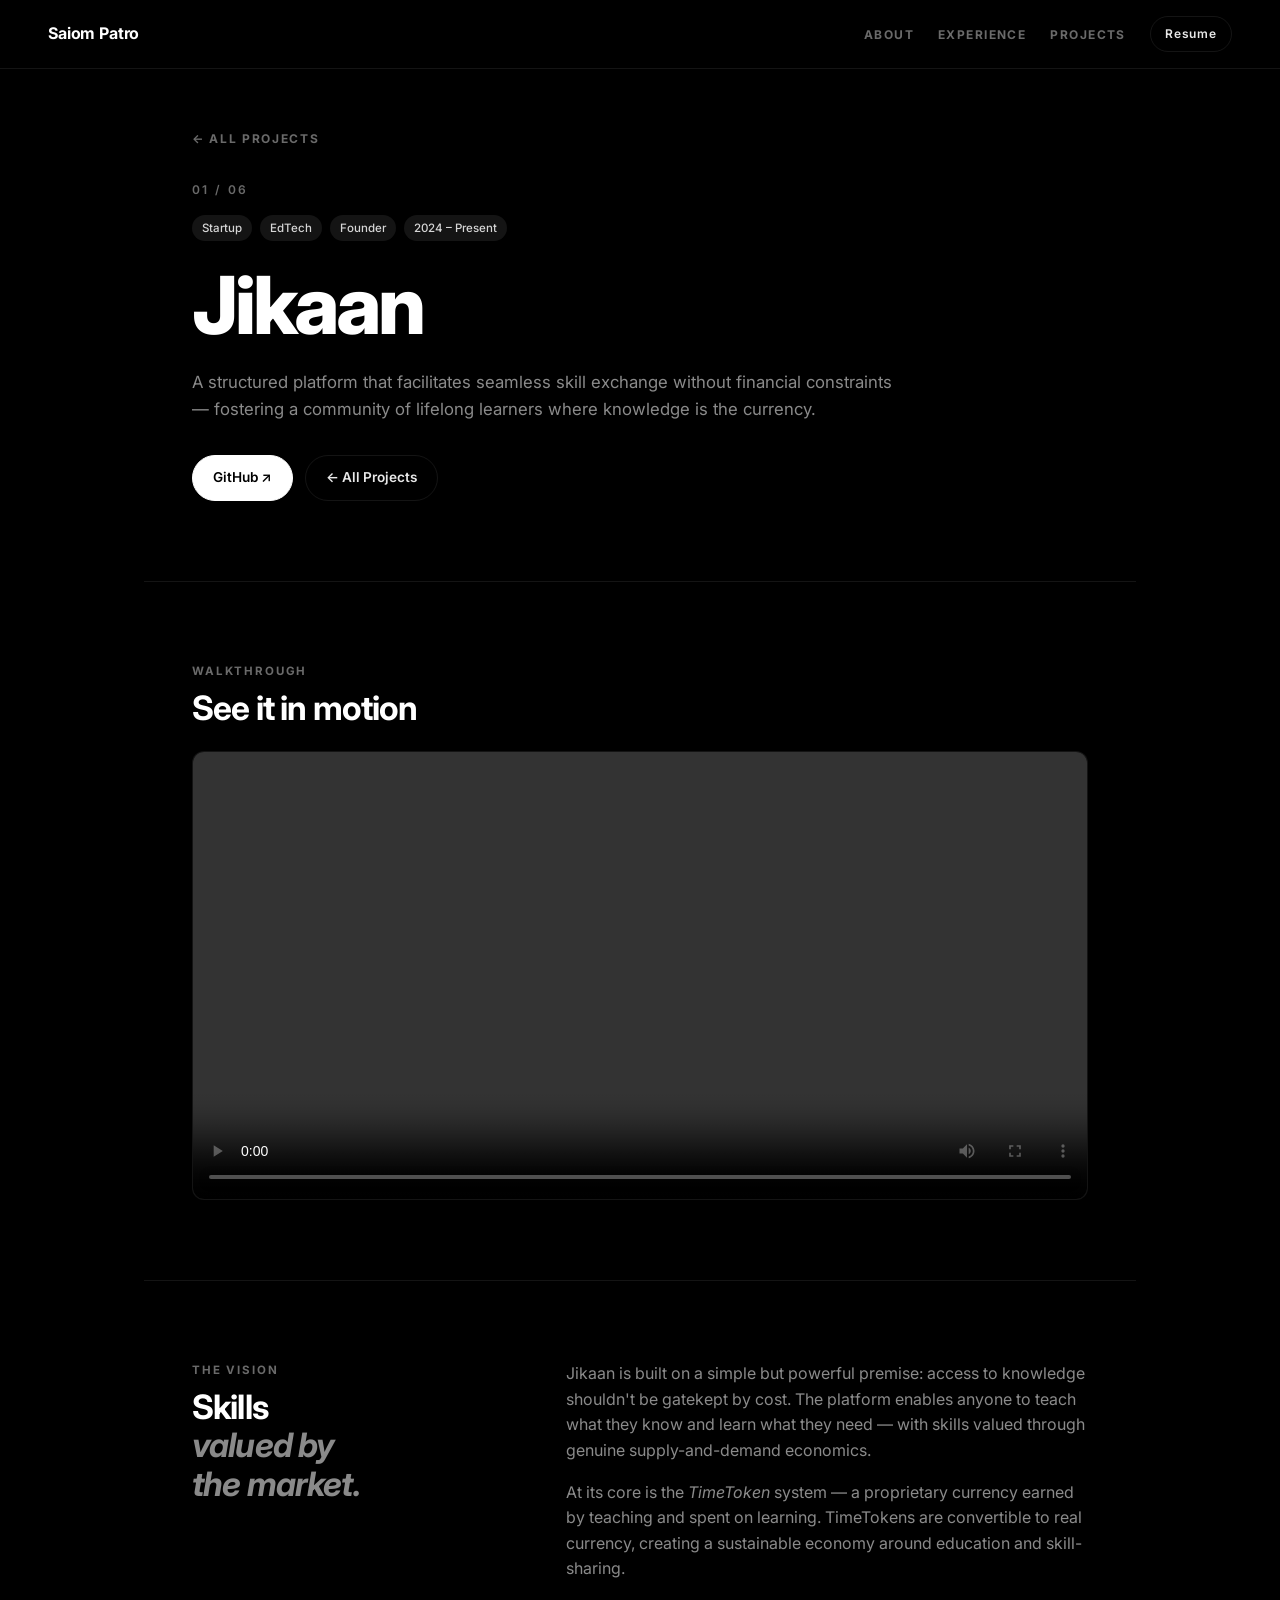
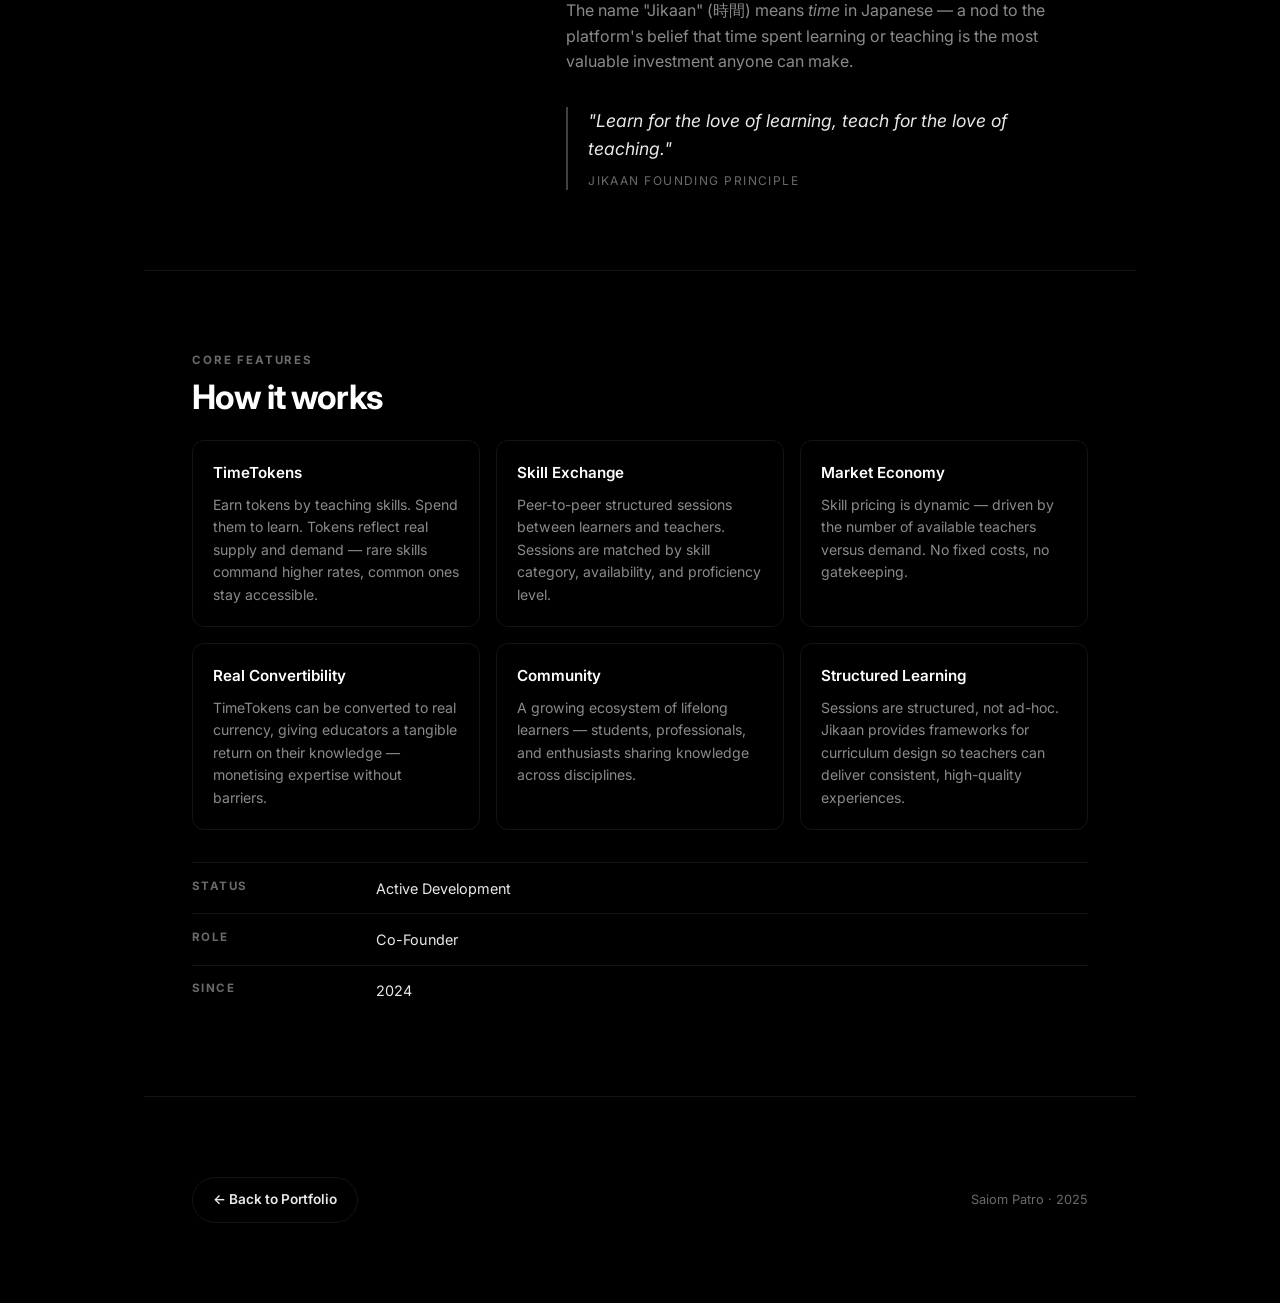
<file: projects/jikaan.html>
<!DOCTYPE html>
<html lang="en">
<head>
  <meta charset="UTF-8">
  <meta name="viewport" content="width=device-width, initial-scale=1.0">
  <title>Jikaan — Saiom Patro</title>
  <link rel="preconnect" href="https://fonts.googleapis.com">
  <link rel="preconnect" href="https://fonts.gstatic.com" crossorigin>
  <link href="https://fonts.googleapis.com/css2?family=Inter:wght@400;500;600;700;800&display=swap" rel="stylesheet">
  <link rel="stylesheet" href="../style.css?v=3">
</head>
<body>

<nav id="main-nav">
  <a href="../index.html" class="nav-logo">Saiom Patro</a>
  <ul class="nav-links">
    <li><a href="../index.html#about">About</a></li>
    <li><a href="../index.html#experience">Experience</a></li>
    <li><a href="../index.html#projects">Projects</a></li>
  </ul>
  <a href="../uploads/SAIOM RESUME.pdf" class="nav-resume" download>Resume</a>
</nav>

<!-- Hero -->
<section class="project-hero">
  <a href="../index.html#projects" class="project-back">All Projects</a>
  <div class="project-num">01 / 06</div>
  <div class="project-hero-badge">
    <span>Startup</span>
    <span>EdTech</span>
    <span>Founder</span>
    <span>2024 – Present</span>
  </div>
  <h1 class="project-hero-title">Jikaan</h1>
  <p class="project-hero-desc">A structured platform that facilitates seamless skill exchange without financial constraints — fostering a community of lifelong learners where knowledge is the currency.</p>
  <div class="project-hero-links">
    <a href="https://github.com/saiompatro/Jikaan-Public" class="btn-primary" target="_blank">GitHub ↗</a>
    <a href="../index.html#projects" class="btn-outline">← All Projects</a>
  </div>
</section>

<!-- Demo -->
<section class="project-section">
  <p class="ps-eyebrow">Walkthrough</p>
  <h2 class="ps-heading">See it in motion</h2>
  <video class="demo-video" controls playsinline preload="metadata" src="../uploads/jikaan-demo.mp4"></video>
</section>

<!-- Overview -->
<section class="project-section sage">
  <div class="two-col">
    <div>
      <p class="ps-eyebrow">The Vision</p>
      <h2 class="ps-heading">Skills<br><em>valued by<br>the market.</em></h2>
    </div>
    <div class="ps-body">
      <p>Jikaan is built on a simple but powerful premise: access to knowledge shouldn't be gatekept by cost. The platform enables anyone to teach what they know and learn what they need — with skills valued through genuine supply-and-demand economics.</p>
      <p>At its core is the <em>TimeToken</em> system — a proprietary currency earned by teaching and spent on learning. TimeTokens are convertible to real currency, creating a sustainable economy around education and skill-sharing.</p>
      <p>The name "Jikaan" (時間) means <em>time</em> in Japanese — a nod to the platform's belief that time spent learning or teaching is the most valuable investment anyone can make.</p>
      <div class="philosophy-block">
        <blockquote>"Learn for the love of learning, teach for the love of teaching."</blockquote>
        <cite>Jikaan founding principle</cite>
      </div>
    </div>
  </div>
</section>

<!-- Features -->
<section class="project-section">
  <p class="ps-eyebrow">Core Features</p>
  <h2 class="ps-heading">How it works</h2>
  <div class="feature-grid">
    <div class="feature-item">
      <h4>TimeTokens</h4>
      <p>Earn tokens by teaching skills. Spend them to learn. Tokens reflect real supply and demand — rare skills command higher rates, common ones stay accessible.</p>
    </div>
    <div class="feature-item">
      <h4>Skill Exchange</h4>
      <p>Peer-to-peer structured sessions between learners and teachers. Sessions are matched by skill category, availability, and proficiency level.</p>
    </div>
    <div class="feature-item">
      <h4>Market Economy</h4>
      <p>Skill pricing is dynamic — driven by the number of available teachers versus demand. No fixed costs, no gatekeeping.</p>
    </div>
    <div class="feature-item">
      <h4>Real Convertibility</h4>
      <p>TimeTokens can be converted to real currency, giving educators a tangible return on their knowledge — monetising expertise without barriers.</p>
    </div>
    <div class="feature-item">
      <h4>Community</h4>
      <p>A growing ecosystem of lifelong learners — students, professionals, and enthusiasts sharing knowledge across disciplines.</p>
    </div>
    <div class="feature-item">
      <h4>Structured Learning</h4>
      <p>Sessions are structured, not ad-hoc. Jikaan provides frameworks for curriculum design so teachers can deliver consistent, high-quality experiences.</p>
    </div>
  </div>
  <div class="status-row">
    <div class="status-item">
      <div class="label">Status</div>
      <div class="value">Active Development</div>
    </div>
    <div class="status-item">
      <div class="label">Role</div>
      <div class="value">Co-Founder</div>
    </div>
    <div class="status-item">
      <div class="label">Since</div>
      <div class="value">2024</div>
    </div>
  </div>
</section>

<!-- Footer -->
<footer class="project-footer">
  <a href="../index.html#projects" class="btn-outline">← Back to Portfolio</a>
  <span class="footer-copy">Saiom Patro · 2025</span>
</footer>

</body>
</html>
</file>
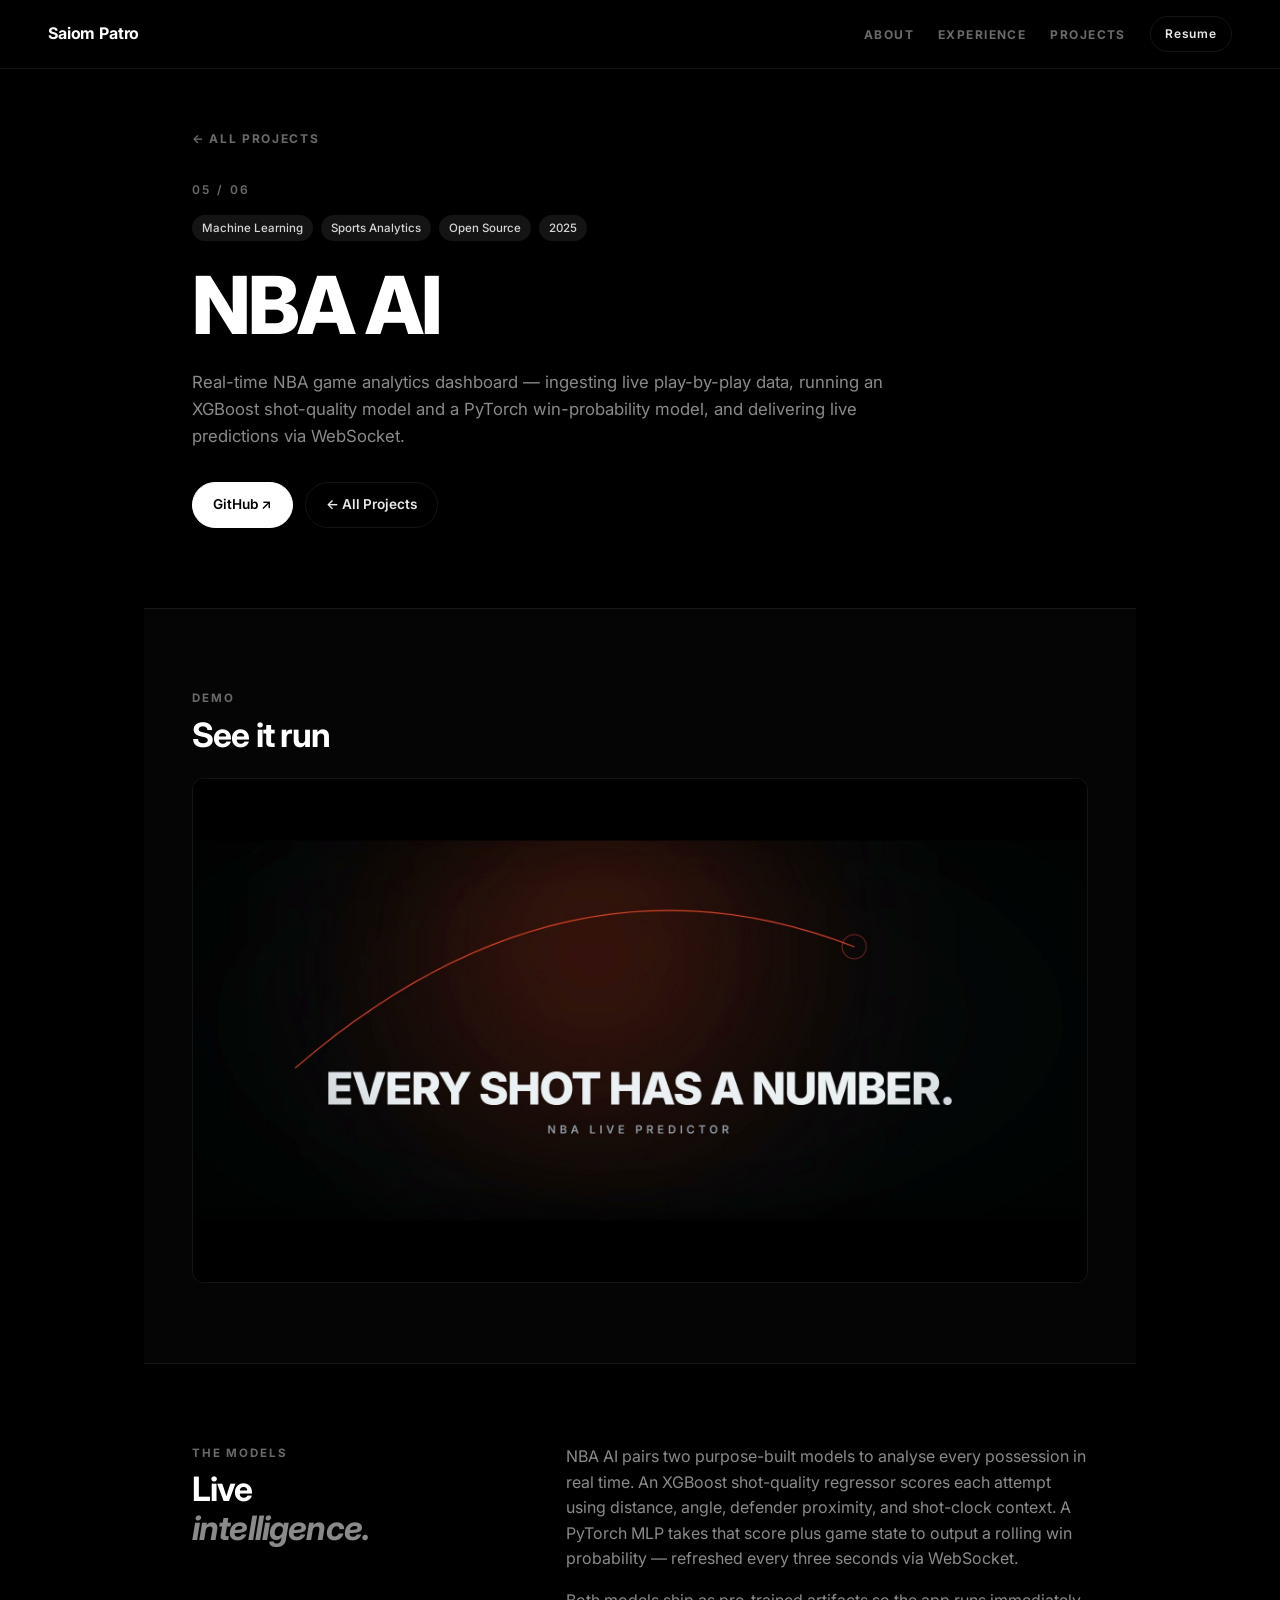
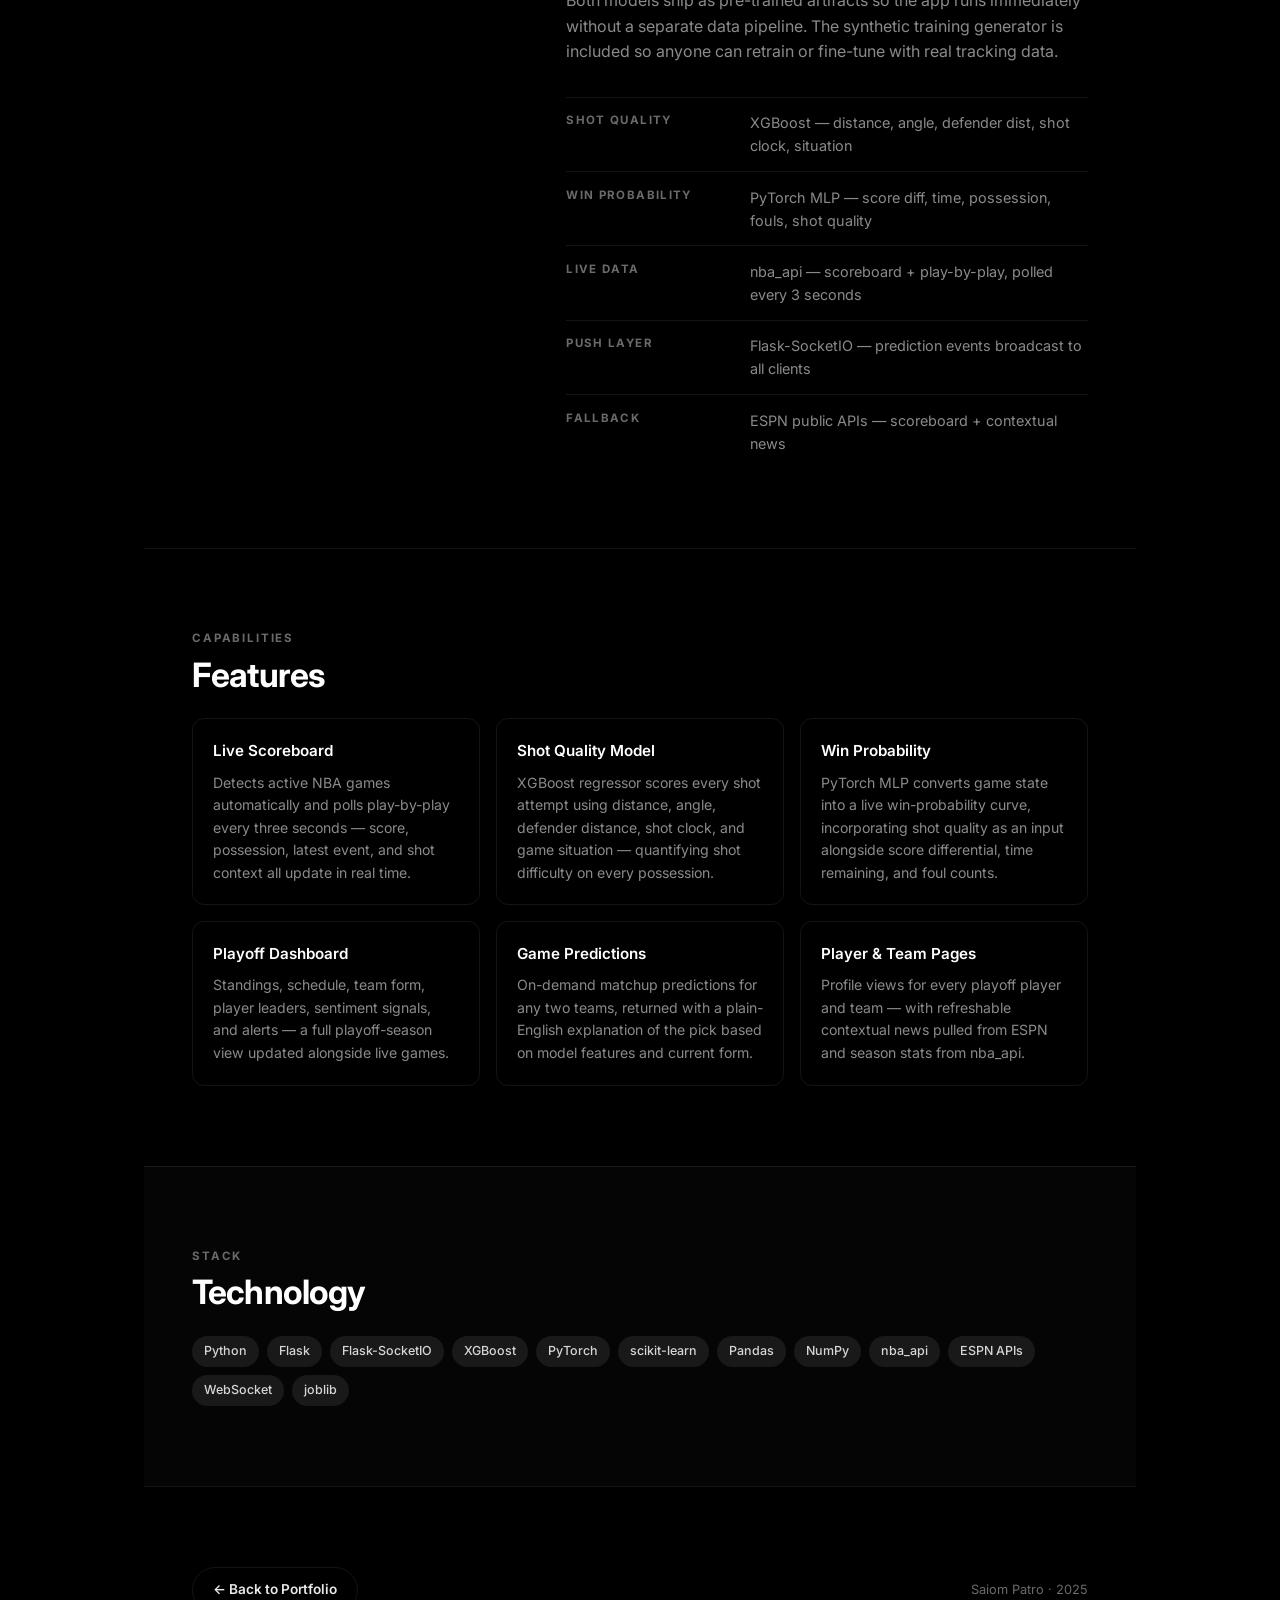
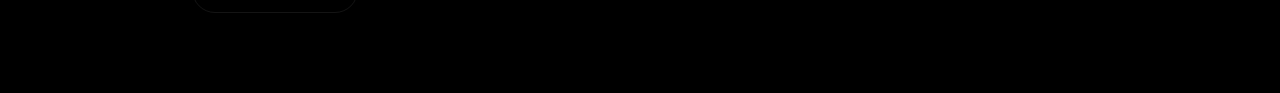
<file: projects/nba-ai.html>
<!DOCTYPE html>
<html lang="en">
<head>
  <meta charset="UTF-8">
  <meta name="viewport" content="width=device-width, initial-scale=1.0">
  <title>NBA AI — Saiom Patro</title>
  <link rel="preconnect" href="https://fonts.googleapis.com">
  <link rel="preconnect" href="https://fonts.gstatic.com" crossorigin>
  <link href="https://fonts.googleapis.com/css2?family=Inter:wght@400;500;600;700;800&display=swap" rel="stylesheet">
  <link rel="stylesheet" href="../style.css?v=3">
</head>
<body>

<nav id="main-nav">
  <a href="../index.html" class="nav-logo">Saiom Patro</a>
  <ul class="nav-links">
    <li><a href="../index.html#about">About</a></li>
    <li><a href="../index.html#experience">Experience</a></li>
    <li><a href="../index.html#projects">Projects</a></li>
  </ul>
  <a href="../uploads/SAIOM RESUME.pdf" class="nav-resume" download>Resume</a>
</nav>

<section class="project-hero">
  <a href="../index.html#projects" class="project-back">All Projects</a>
  <div class="project-num">05 / 06</div>
  <div class="project-hero-badge">
    <span>Machine Learning</span>
    <span>Sports Analytics</span>
    <span>Open Source</span>
    <span>2025</span>
  </div>
  <h1 class="project-hero-title">NBA AI</h1>
  <p class="project-hero-desc">Real-time NBA game analytics dashboard — ingesting live play-by-play data, running an XGBoost shot-quality model and a PyTorch win-probability model, and delivering live predictions via WebSocket.</p>
  <div class="project-hero-links">
    <a href="https://github.com/saiompatro/NBA-AI" class="btn-primary" target="_blank">GitHub ↗</a>
    <a href="../index.html#projects" class="btn-outline">← All Projects</a>
  </div>
</section>

<section class="project-section demo">
  <p class="ps-eyebrow">Demo</p>
  <h2 class="ps-heading">See it run</h2>
  <video class="demo-video" controls playsinline preload="metadata"
         poster="../uploads/nba-ai-demo.jpg" src="../uploads/nba-ai-demo.mp4"></video>
</section>

<section class="project-section sage">
  <div class="two-col">
    <div>
      <p class="ps-eyebrow">The Models</p>
      <h2 class="ps-heading">Live<br><em>intelligence.</em></h2>
    </div>
    <div class="ps-body">
      <p>NBA AI pairs two purpose-built models to analyse every possession in real time. An XGBoost shot-quality regressor scores each attempt using distance, angle, defender proximity, and shot-clock context. A PyTorch MLP takes that score plus game state to output a rolling win probability — refreshed every three seconds via WebSocket.</p>
      <p>Both models ship as pre-trained artifacts so the app runs immediately without a separate data pipeline. The synthetic training generator is included so anyone can retrain or fine-tune with real tracking data.</p>
      <div class="model-stack">
        <div class="model-row"><span class="model-label">Shot Quality</span><span class="model-value">XGBoost — distance, angle, defender dist, shot clock, situation</span></div>
        <div class="model-row"><span class="model-label">Win Probability</span><span class="model-value">PyTorch MLP — score diff, time, possession, fouls, shot quality</span></div>
        <div class="model-row"><span class="model-label">Live Data</span><span class="model-value">nba_api — scoreboard + play-by-play, polled every 3 seconds</span></div>
        <div class="model-row"><span class="model-label">Push Layer</span><span class="model-value">Flask-SocketIO — prediction events broadcast to all clients</span></div>
        <div class="model-row"><span class="model-label">Fallback</span><span class="model-value">ESPN public APIs — scoreboard + contextual news</span></div>
      </div>
    </div>
  </div>
</section>

<section class="project-section">
  <p class="ps-eyebrow">Capabilities</p>
  <h2 class="ps-heading">Features</h2>
  <div class="feature-grid">
    <div class="feature-item">
      <h4>Live Scoreboard</h4>
      <p>Detects active NBA games automatically and polls play-by-play every three seconds — score, possession, latest event, and shot context all update in real time.</p>
    </div>
    <div class="feature-item">
      <h4>Shot Quality Model</h4>
      <p>XGBoost regressor scores every shot attempt using distance, angle, defender distance, shot clock, and game situation — quantifying shot difficulty on every possession.</p>
    </div>
    <div class="feature-item">
      <h4>Win Probability</h4>
      <p>PyTorch MLP converts game state into a live win-probability curve, incorporating shot quality as an input alongside score differential, time remaining, and foul counts.</p>
    </div>
    <div class="feature-item">
      <h4>Playoff Dashboard</h4>
      <p>Standings, schedule, team form, player leaders, sentiment signals, and alerts — a full playoff-season view updated alongside live games.</p>
    </div>
    <div class="feature-item">
      <h4>Game Predictions</h4>
      <p>On-demand matchup predictions for any two teams, returned with a plain-English explanation of the pick based on model features and current form.</p>
    </div>
    <div class="feature-item">
      <h4>Player &amp; Team Pages</h4>
      <p>Profile views for every playoff player and team — with refreshable contextual news pulled from ESPN and season stats from nba_api.</p>
    </div>
  </div>
</section>

<section class="project-section dark">
  <p class="ps-eyebrow">Stack</p>
  <h2 class="ps-heading light">Technology</h2>
  <div class="tech-pills">
    <span class="tech-pill">Python</span>
    <span class="tech-pill">Flask</span>
    <span class="tech-pill">Flask-SocketIO</span>
    <span class="tech-pill">XGBoost</span>
    <span class="tech-pill">PyTorch</span>
    <span class="tech-pill">scikit-learn</span>
    <span class="tech-pill">Pandas</span>
    <span class="tech-pill">NumPy</span>
    <span class="tech-pill">nba_api</span>
    <span class="tech-pill">ESPN APIs</span>
    <span class="tech-pill">WebSocket</span>
    <span class="tech-pill">joblib</span>
  </div>
</section>

<footer class="project-footer">
  <a href="../index.html#projects" class="btn-outline">← Back to Portfolio</a>
  <span class="footer-copy">Saiom Patro · 2025</span>
</footer>

</body>
</html>
</file>
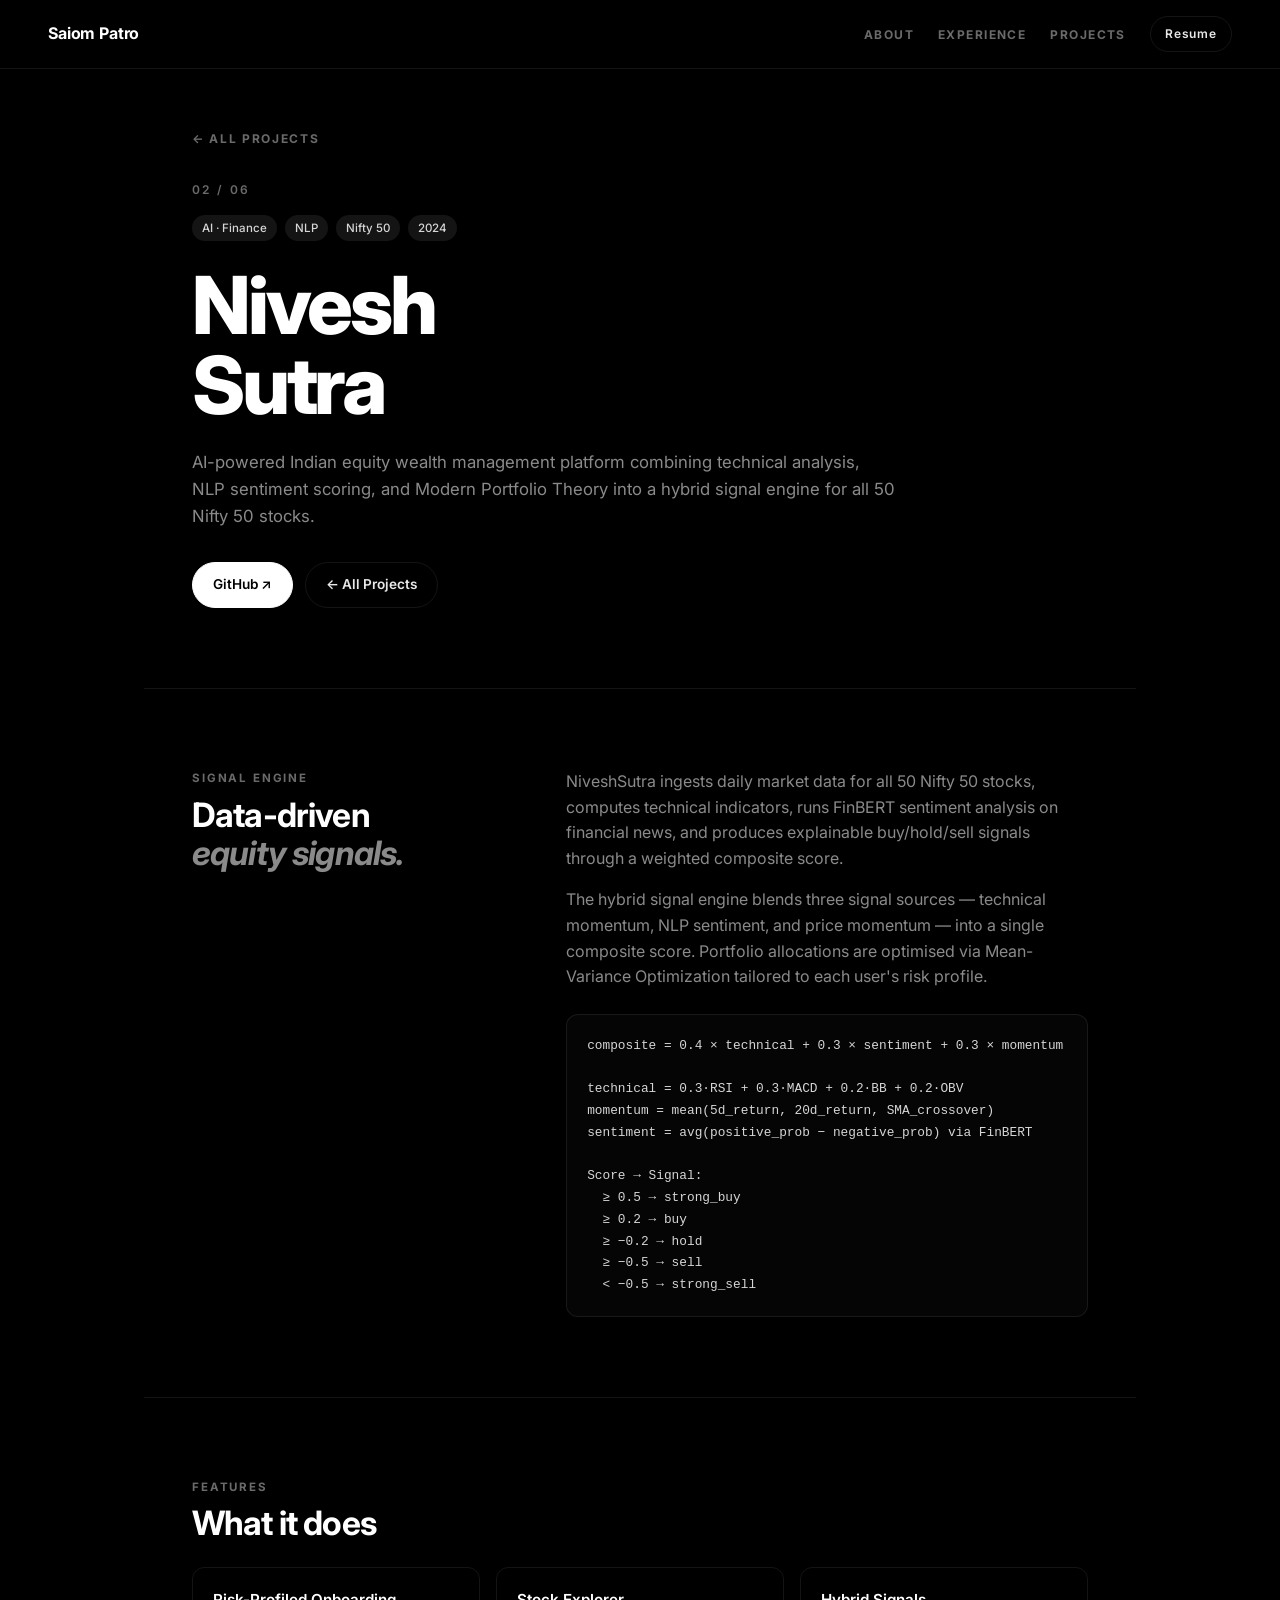
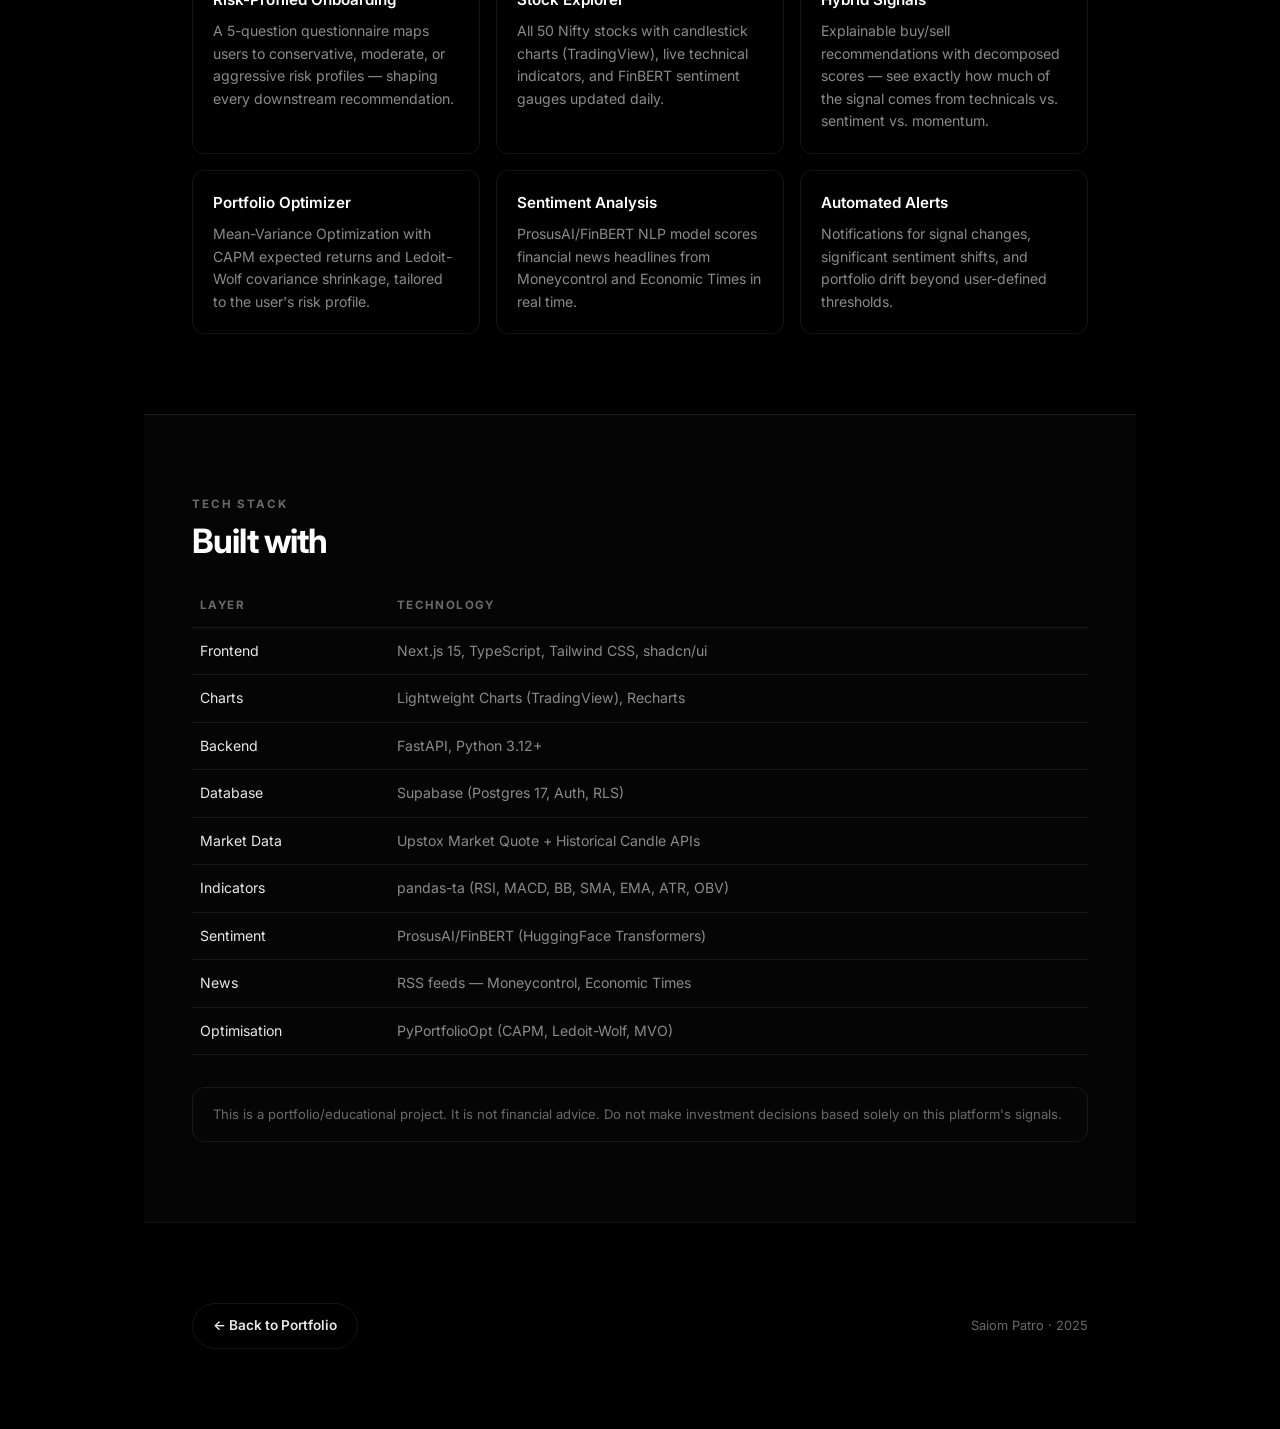
<file: projects/nivesh-sutra.html>
<!DOCTYPE html>
<html lang="en">
<head>
  <meta charset="UTF-8">
  <meta name="viewport" content="width=device-width, initial-scale=1.0">
  <title>Nivesh Sutra — Saiom Patro</title>
  <link rel="preconnect" href="https://fonts.googleapis.com">
  <link rel="preconnect" href="https://fonts.gstatic.com" crossorigin>
  <link href="https://fonts.googleapis.com/css2?family=Inter:wght@400;500;600;700;800&display=swap" rel="stylesheet">
  <link rel="stylesheet" href="../style.css?v=3">
</head>
<body>

<nav id="main-nav">
  <a href="../index.html" class="nav-logo">Saiom Patro</a>
  <ul class="nav-links">
    <li><a href="../index.html#about">About</a></li>
    <li><a href="../index.html#experience">Experience</a></li>
    <li><a href="../index.html#projects">Projects</a></li>
  </ul>
  <a href="../uploads/SAIOM RESUME.pdf" class="nav-resume" download>Resume</a>
</nav>

<section class="project-hero">
  <a href="../index.html#projects" class="project-back">All Projects</a>
  <div class="project-num">02 / 06</div>
  <div class="project-hero-badge">
    <span>AI · Finance</span>
    <span>NLP</span>
    <span>Nifty 50</span>
    <span>2024</span>
  </div>
  <h1 class="project-hero-title">Nivesh<br>Sutra</h1>
  <p class="project-hero-desc">AI-powered Indian equity wealth management platform combining technical analysis, NLP sentiment scoring, and Modern Portfolio Theory into a hybrid signal engine for all 50 Nifty 50 stocks.</p>
  <div class="project-hero-links">
    <a href="https://github.com/saiompatro/NiveshSutra" class="btn-primary" target="_blank">GitHub ↗</a>
    <a href="../index.html#projects" class="btn-outline">← All Projects</a>
  </div>
</section>

<section class="project-section sage">
  <div class="two-col">
    <div>
      <p class="ps-eyebrow">Signal Engine</p>
      <h2 class="ps-heading">Data-driven<br><em>equity signals.</em></h2>
    </div>
    <div class="ps-body">
      <p>NiveshSutra ingests daily market data for all 50 Nifty 50 stocks, computes technical indicators, runs FinBERT sentiment analysis on financial news, and produces explainable buy/hold/sell signals through a weighted composite score.</p>
      <p>The hybrid signal engine blends three signal sources — technical momentum, NLP sentiment, and price momentum — into a single composite score. Portfolio allocations are optimised via Mean-Variance Optimization tailored to each user's risk profile.</p>
      <div class="signal-formula">composite = 0.4 × technical + 0.3 × sentiment + 0.3 × momentum<br><br>technical = 0.3·RSI + 0.3·MACD + 0.2·BB + 0.2·OBV<br>momentum  = mean(5d_return, 20d_return, SMA_crossover)<br>sentiment = avg(positive_prob − negative_prob) via FinBERT<br><br>Score → Signal:<br>&nbsp;&nbsp;≥ 0.5  → strong_buy<br>&nbsp;&nbsp;≥ 0.2  → buy<br>&nbsp;&nbsp;≥ −0.2 → hold<br>&nbsp;&nbsp;≥ −0.5 → sell<br>&nbsp;&nbsp;&lt; −0.5 → strong_sell</div>
    </div>
  </div>
</section>

<section class="project-section">
  <p class="ps-eyebrow">Features</p>
  <h2 class="ps-heading">What it does</h2>
  <div class="feature-grid">
    <div class="feature-item">
      <h4>Risk-Profiled Onboarding</h4>
      <p>A 5-question questionnaire maps users to conservative, moderate, or aggressive risk profiles — shaping every downstream recommendation.</p>
    </div>
    <div class="feature-item">
      <h4>Stock Explorer</h4>
      <p>All 50 Nifty stocks with candlestick charts (TradingView), live technical indicators, and FinBERT sentiment gauges updated daily.</p>
    </div>
    <div class="feature-item">
      <h4>Hybrid Signals</h4>
      <p>Explainable buy/sell recommendations with decomposed scores — see exactly how much of the signal comes from technicals vs. sentiment vs. momentum.</p>
    </div>
    <div class="feature-item">
      <h4>Portfolio Optimizer</h4>
      <p>Mean-Variance Optimization with CAPM expected returns and Ledoit-Wolf covariance shrinkage, tailored to the user's risk profile.</p>
    </div>
    <div class="feature-item">
      <h4>Sentiment Analysis</h4>
      <p>ProsusAI/FinBERT NLP model scores financial news headlines from Moneycontrol and Economic Times in real time.</p>
    </div>
    <div class="feature-item">
      <h4>Automated Alerts</h4>
      <p>Notifications for signal changes, significant sentiment shifts, and portfolio drift beyond user-defined thresholds.</p>
    </div>
  </div>
</section>

<section class="project-section dark">
  <p class="ps-eyebrow">Tech Stack</p>
  <h2 class="ps-heading light">Built with</h2>
  <table class="tech-table">
    <thead><tr><th>Layer</th><th>Technology</th></tr></thead>
    <tbody>
      <tr><td>Frontend</td><td>Next.js 15, TypeScript, Tailwind CSS, shadcn/ui</td></tr>
      <tr><td>Charts</td><td>Lightweight Charts (TradingView), Recharts</td></tr>
      <tr><td>Backend</td><td>FastAPI, Python 3.12+</td></tr>
      <tr><td>Database</td><td>Supabase (Postgres 17, Auth, RLS)</td></tr>
      <tr><td>Market Data</td><td>Upstox Market Quote + Historical Candle APIs</td></tr>
      <tr><td>Indicators</td><td>pandas-ta (RSI, MACD, BB, SMA, EMA, ATR, OBV)</td></tr>
      <tr><td>Sentiment</td><td>ProsusAI/FinBERT (HuggingFace Transformers)</td></tr>
      <tr><td>News</td><td>RSS feeds — Moneycontrol, Economic Times</td></tr>
      <tr><td>Optimisation</td><td>PyPortfolioOpt (CAPM, Ledoit-Wolf, MVO)</td></tr>
    </tbody>
  </table>
  <div class="disclaimer">This is a portfolio/educational project. It is not financial advice. Do not make investment decisions based solely on this platform's signals.</div>
</section>

<footer class="project-footer">
  <a href="../index.html#projects" class="btn-outline">← Back to Portfolio</a>
  <span class="footer-copy">Saiom Patro · 2025</span>
</footer>

</body>
</html>
</file>
<file: style.css>
/* Saiom Patro — portfolio. Two-pane sticky layout, black with white accents. */

:root {
  --bg: #000000;
  --text: #8a8a8a;          /* body copy */
  --text-strong: #e8e8e8;   /* headings, links at rest */
  --text-bright: #ffffff;   /* hover */
  --muted: #6a6a6a;         /* dates, meta */
  --tag-bg: rgba(255, 255, 255, 0.08);
  --tag-text: #d6d6d6;
  --card-hover: rgba(255, 255, 255, 0.03);
  --card-border: rgba(255, 255, 255, 0.08);
  --font: "Inter", ui-sans-serif, system-ui, -apple-system, "Segoe UI", sans-serif;
}

*, *::before, *::after { box-sizing: border-box; }

html {
  scroll-behavior: smooth;
  -webkit-text-size-adjust: 100%;
}
@media (prefers-reduced-motion: reduce) {
  html { scroll-behavior: auto; }
  *, *::before, *::after { animation-duration: .01ms !important; transition-duration: .01ms !important; }
}

body {
  margin: 0;
  background: var(--bg);
  color: var(--text);
  font-family: var(--font);
  font-size: 1rem;
  line-height: 1.6;
  -webkit-font-smoothing: antialiased;
}

::selection { background: var(--text-bright); color: #000; }

a { color: inherit; text-decoration: none; }

:focus-visible {
  outline: 2px solid var(--text-bright);
  outline-offset: 3px;
  border-radius: 2px;
}

.skip-link {
  position: absolute;
  left: -9999px;
  top: 0;
  z-index: 100;
  padding: .75rem 1.25rem;
  background: #fff;
  color: #000;
  font-weight: 600;
}
.skip-link:focus { left: 1rem; top: 1rem; }

/* Cursor spotlight ------------------------------------------------------- */
#spotlight {
  position: fixed;
  inset: 0;
  z-index: 30;
  pointer-events: none;
  transition: opacity .3s;
  background: radial-gradient(
    600px at var(--x, 50%) var(--y, 50%),
    rgba(255, 255, 255, 0.06),
    transparent 80%
  );
}
@media (hover: none), (prefers-reduced-motion: reduce) {
  #spotlight { display: none; }
}

/* Layout ----------------------------------------------------------------- */
.layout {
  max-width: 1600px;
  margin: 0 auto;
  padding: 3rem 1.5rem;
}

@media (min-width: 640px) { .layout { padding: 5rem 3rem; } }

@media (min-width: 1024px) {
  .layout {
    display: flex;
    justify-content: space-between;
    gap: 4rem;
    padding: 0 6rem;
  }
  .pane { width: 48%; }
  .pane--left {
    position: sticky;
    top: 0;
    display: flex;
    flex-direction: column;
    justify-content: space-between;
    max-height: 100vh;
    padding: 6rem 0;
  }
  .pane--right { padding: 6rem 0; }
}

/* Left pane -------------------------------------------------------------- */
h1 {
  margin: 0;
  font-size: clamp(2.5rem, 6vw, 3rem);
  font-weight: 700;
  letter-spacing: -0.03em;
  line-height: 1.1;
  color: var(--text-bright);
}

h2 {
  margin: .75rem 0 0;
  font-size: 1.125rem;
  font-weight: 500;
  letter-spacing: -0.01em;
  color: var(--text-strong);
}

.lede {
  margin: 1rem 0 0;
  max-width: 20rem;
  font-size: .95rem;
}

.nav { display: none; }

@media (min-width: 1024px) {
  .nav { display: block; margin-top: 4rem; }
  .nav ul { list-style: none; margin: 0; padding: 0; }
  .nav li + li { margin-top: .75rem; }

  .nav__link {
    display: flex;
    align-items: center;
    padding: .5rem 0;
    color: var(--muted);
  }
  .nav__line {
    display: block;
    width: 2rem;
    height: 1px;
    margin-right: 1rem;
    background: currentColor;
    transition: width .18s ease, background-color .18s ease;
  }
  .nav__text {
    font-size: .75rem;
    font-weight: 700;
    letter-spacing: .14em;
    text-transform: uppercase;
    transition: color .18s ease;
  }
  .nav__link:hover,
  .nav__link:focus-visible,
  .nav__link.is-active {
    color: var(--text-bright);
  }
  .nav__link:hover .nav__line,
  .nav__link:focus-visible .nav__line,
  .nav__link.is-active .nav__line {
    width: 4rem;
  }
}

.socials {
  display: flex;
  align-items: center;
  gap: 1.25rem;
  margin: 2.5rem 0 0;
  padding: 0;
  list-style: none;
}
.socials a {
  display: block;
  color: var(--text);
  transition: color .18s ease, transform .18s ease;
}
.socials a:hover,
.socials a:focus-visible {
  color: var(--text-bright);
  transform: translateY(-2px);
}
@media (min-width: 1024px) { .socials { margin-top: 0; } }

/* Right pane ------------------------------------------------------------- */
main section {
  margin-bottom: 6rem;
  scroll-margin-top: 6rem;
}
main section:last-child { margin-bottom: 0; }

main p { margin: 0 0 1rem; }

main strong { color: var(--text-strong); font-weight: 500; }

.inline-link {
  color: var(--text-strong);
  font-weight: 500;
  border-bottom: 1px solid rgba(255, 255, 255, 0.35);
  transition: color .18s ease, border-color .18s ease;
}
.inline-link:hover,
.inline-link:focus-visible {
  color: var(--text-bright);
  border-color: var(--text-bright);
}

/* Sticky section label, mobile only (mirrors the reference site) */
.section-sticky-label {
  position: sticky;
  top: 0;
  z-index: 20;
  margin: 0 -1.5rem 1rem;
  padding: 1.25rem 1.5rem .75rem;
  background: rgba(0, 0, 0, 0.75);
  backdrop-filter: blur(8px);
}
.section-sticky-label h3 {
  margin: 0;
  font-size: .75rem;
  font-weight: 700;
  letter-spacing: .14em;
  text-transform: uppercase;
  color: var(--text-bright);
}
@media (min-width: 640px) { .section-sticky-label { margin-left: -3rem; margin-right: -3rem; padding-left: 3rem; padding-right: 3rem; } }
@media (min-width: 1024px) { .section-sticky-label { display: none; } }

/* Cards ------------------------------------------------------------------ */
.cards {
  list-style: none;
  margin: 0;
  padding: 0;
}
.cards > li { margin-bottom: .75rem; }

.card {
  display: block;
  position: relative;
  padding: 1rem;
  border-radius: .5rem;
  transition: background-color .2s ease, box-shadow .2s ease;
}
@media (min-width: 640px) {
  .card {
    display: grid;
    grid-template-columns: 8rem 1fr;
    gap: 1rem;
    padding: 1rem;
    margin: 0 -1rem;
  }
}
.cards > li:hover .card,
.card:focus-visible {
  background: var(--card-hover);
  box-shadow: inset 0 1px 0 0 var(--card-border);
}

@media (min-width: 1024px) {
  .cards > li { transition: opacity .25s ease; }
  .cards:hover > li { opacity: .5; }
  .cards > li:hover { opacity: 1; }
}

.card__date {
  margin-bottom: .25rem;
  padding-top: .2rem;
  font-size: .7rem;
  font-weight: 600;
  letter-spacing: .1em;
  text-transform: uppercase;
  color: var(--muted);
  white-space: nowrap;
}

.card__body { grid-column: 2 / -1; }
.card:not(:has(.card__date)) .card__body { grid-column: 1 / -1; }

.card__title {
  margin: 0 0 .4rem;
  font-size: 1rem;
  font-weight: 500;
  line-height: 1.4;
  color: var(--text-strong);
  transition: color .18s ease;
}
.card__title span { color: var(--text-strong); }

.cards > li:hover .card__title,
.card:focus-visible .card__title { color: var(--text-bright); }

.card p {
  margin: 0 0 .6rem;
  font-size: .9rem;
}

.card__arrow {
  display: inline-block;
  margin-left: .1rem;
  vertical-align: baseline;
  transition: transform .18s ease;
}
.cards > li:hover .card__arrow,
.card:focus-visible .card__arrow { transform: translate(2px, -2px); }

.tags {
  display: flex;
  flex-wrap: wrap;
  gap: .5rem;
  margin: .5rem 0 0;
  padding: 0;
  list-style: none;
}
.tags li {
  padding: .25rem .625rem;
  border-radius: 999px;
  background: var(--tag-bg);
  color: var(--tag-text);
  font-size: .72rem;
  font-weight: 500;
  line-height: 1.5;
}

.cards--compact { margin-top: 2rem; }
.cards--compact .card { grid-template-columns: 1fr; }

/* Links, awards, footer -------------------------------------------------- */
.more-link {
  display: inline-flex;
  align-items: center;
  gap: .4rem;
  margin-top: 2rem;
  font-weight: 600;
  color: var(--text-strong);
  transition: color .18s ease;
}
.more-link span {
  border-bottom: 1px solid transparent;
  transition: border-color .18s ease;
}
.more-link svg { transition: transform .18s ease; }
.more-link:hover,
.more-link:focus-visible { color: var(--text-bright); }
.more-link:hover span { border-color: var(--text-bright); }
.more-link:hover svg { transform: translateX(3px); }

.awards {
  margin-top: 3rem;
  padding-left: 1rem;
  border-left: 1px solid var(--card-border);
  font-size: .9rem;
}

.footer {
  margin-top: 4rem;
  font-size: .8rem;
  color: var(--muted);
}

/* =======================================================================
   Project pages — same black/white system, single-column reading layout.
   ======================================================================= */

#main-nav {
  position: sticky;
  top: 0;
  z-index: 40;
  display: flex;
  align-items: center;
  gap: 1.5rem;
  padding: 1rem 1.5rem;
  background: rgba(0, 0, 0, 0.8);
  backdrop-filter: blur(10px);
  border-bottom: 1px solid var(--card-border);
}
.nav-logo {
  font-weight: 700;
  letter-spacing: -0.01em;
  color: var(--text-bright);
}
.nav-links {
  display: none;
  gap: 1.5rem;
  margin: 0 0 0 auto;
  padding: 0;
  list-style: none;
}
.nav-links a {
  font-size: .75rem;
  font-weight: 700;
  letter-spacing: .12em;
  text-transform: uppercase;
  color: var(--muted);
  transition: color .18s ease;
}
.nav-links a:hover { color: var(--text-bright); }
.nav-resume {
  margin-left: auto;
  padding: .45rem .9rem;
  border: 1px solid var(--card-border);
  border-radius: 999px;
  font-size: .75rem;
  font-weight: 600;
  letter-spacing: .06em;
  color: var(--text-strong);
  transition: border-color .18s ease, color .18s ease;
}
.nav-resume:hover { border-color: var(--text-bright); color: var(--text-bright); }
@media (min-width: 720px) {
  #main-nav { padding: 1rem 3rem; }
  .nav-links { display: flex; }
  .nav-resume { margin-left: 0; }
}

/* Hero ------------------------------------------------------------------ */
.project-hero,
.project-section,
.project-footer {
  max-width: 62rem;
  margin: 0 auto;
  padding: 4rem 1.5rem;
}
@media (min-width: 720px) {
  .project-hero, .project-section, .project-footer { padding: 5rem 3rem; }
}

.project-hero { padding-top: 3.5rem; }

.project-back {
  display: inline-block;
  margin-bottom: 2rem;
  font-size: .75rem;
  font-weight: 700;
  letter-spacing: .14em;
  text-transform: uppercase;
  color: var(--muted);
  transition: color .18s ease;
}
.project-back::before { content: "\2190  "; }
.project-back:hover { color: var(--text-bright); }

.project-num {
  font-size: .75rem;
  font-weight: 600;
  letter-spacing: .2em;
  color: var(--muted);
}

.project-hero-badge {
  display: flex;
  flex-wrap: wrap;
  gap: .5rem;
  margin: 1rem 0 1.5rem;
}
.project-hero-badge span {
  padding: .25rem .625rem;
  border-radius: 999px;
  background: var(--tag-bg);
  color: var(--tag-text);
  font-size: .72rem;
  font-weight: 500;
}

.project-hero-title {
  margin: 0;
  font-size: clamp(2.75rem, 9vw, 5rem);
  font-weight: 800;
  letter-spacing: -0.04em;
  line-height: 1;
  color: var(--text-bright);
}

.project-hero-desc {
  max-width: 44rem;
  margin: 1.5rem 0 0;
  font-size: 1.05rem;
}

.project-hero-links {
  display: flex;
  flex-wrap: wrap;
  gap: .75rem;
  margin-top: 2rem;
}
.btn-primary, .btn-outline {
  display: inline-block;
  padding: .7rem 1.25rem;
  border-radius: 999px;
  border: 1px solid var(--text-bright);
  font-size: .85rem;
  font-weight: 600;
  transition: background-color .18s ease, color .18s ease, border-color .18s ease;
}
.btn-primary { background: var(--text-bright); color: #000; }
.btn-primary:hover { background: transparent; color: var(--text-bright); }
.btn-outline { border-color: var(--card-border); color: var(--text-strong); }
.btn-outline:hover { border-color: var(--text-bright); color: var(--text-bright); }

/* Sections -------------------------------------------------------------- */
.project-section { border-top: 1px solid var(--card-border); }
.project-section.dark,
.project-section.demo { background: rgba(255, 255, 255, 0.02); }

.ps-eyebrow {
  margin: 0 0 .5rem;
  font-size: .72rem;
  font-weight: 700;
  letter-spacing: .16em;
  text-transform: uppercase;
  color: var(--muted);
}

.ps-heading {
  margin: 0 0 1.5rem;
  font-size: clamp(1.6rem, 4vw, 2.1rem);
  font-weight: 700;
  letter-spacing: -0.025em;
  line-height: 1.15;
  color: var(--text-bright);
}
.ps-heading em { font-style: italic; color: var(--text); }

.two-col { display: grid; gap: 1rem 3rem; }
@media (min-width: 900px) {
  .two-col { grid-template-columns: 1fr 1.6fr; }
  .two-col > :first-child { position: sticky; top: 6rem; align-self: start; }
}
.ps-body p { margin: 0 0 1rem; }

/* Key/value stacks ------------------------------------------------------ */
.model-stack, .status-row { margin-top: 2rem; }
.model-row, .status-item {
  display: grid;
  gap: .25rem 1.5rem;
  padding: .85rem 0;
  border-top: 1px solid var(--card-border);
  font-size: .9rem;
}
@media (min-width: 640px) {
  .model-row, .status-item { grid-template-columns: 10rem 1fr; }
}
.model-label, .status-item .label {
  font-size: .72rem;
  font-weight: 700;
  letter-spacing: .12em;
  text-transform: uppercase;
  color: var(--muted);
}
.model-value { color: var(--text); }
.status-item .value { color: var(--text-strong); }

/* Feature grid ---------------------------------------------------------- */
.feature-grid {
  display: grid;
  gap: 1rem;
  grid-template-columns: repeat(auto-fit, minmax(16rem, 1fr));
}
.feature-item {
  padding: 1.25rem;
  border: 1px solid var(--card-border);
  border-radius: .75rem;
  transition: border-color .18s ease, background-color .18s ease;
}
.feature-item:hover {
  border-color: rgba(255, 255, 255, 0.28);
  background: var(--card-hover);
}
.feature-item h4 {
  margin: 0 0 .5rem;
  font-size: .95rem;
  font-weight: 600;
  color: var(--text-bright);
}
.feature-item p { margin: 0; font-size: .88rem; }

/* Stats, tables, pills, misc -------------------------------------------- */
.stat-row {
  display: grid;
  gap: 1rem;
  grid-template-columns: repeat(auto-fit, minmax(7rem, 1fr));
  margin-top: 2rem;
}
.stat-item {
  padding: 1.25rem 1rem;
  border: 1px solid var(--card-border);
  border-radius: .75rem;
  text-align: center;
}
.stat-num {
  font-size: 1.75rem;
  font-weight: 800;
  letter-spacing: -0.03em;
  color: var(--text-bright);
}
.stat-label {
  margin-top: .25rem;
  font-size: .7rem;
  font-weight: 600;
  letter-spacing: .12em;
  text-transform: uppercase;
  color: var(--muted);
}

.tech-pills { display: flex; flex-wrap: wrap; gap: .5rem; }
.tech-pill {
  padding: .35rem .75rem;
  border-radius: 999px;
  background: var(--tag-bg);
  color: var(--tag-text);
  font-size: .78rem;
  font-weight: 500;
}

.casino-table, .tech-table {
  width: 100%;
  border-collapse: collapse;
  font-size: .88rem;
}
.casino-table th, .tech-table th {
  padding: .75rem .5rem;
  border-bottom: 1px solid var(--card-border);
  text-align: left;
  font-size: .72rem;
  font-weight: 700;
  letter-spacing: .12em;
  text-transform: uppercase;
  color: var(--muted);
}
.casino-table td, .tech-table td {
  padding: .75rem .5rem;
  border-bottom: 1px solid var(--card-border);
  color: var(--text);
}
.casino-table td:first-child, .tech-table td:first-child { color: var(--text-strong); }

.demo-video {
  display: block;
  width: 100%;
  border: 1px solid var(--card-border);
  border-radius: .75rem;
  background: #000;
}

.philosophy-block {
  margin-top: 2rem;
  padding-left: 1.25rem;
  border-left: 2px solid rgba(255, 255, 255, 0.25);
}
.philosophy-block blockquote {
  margin: 0;
  font-size: 1.1rem;
  font-style: italic;
  color: var(--text-strong);
}
.philosophy-block cite {
  display: block;
  margin-top: .5rem;
  font-size: .75rem;
  font-style: normal;
  letter-spacing: .12em;
  text-transform: uppercase;
  color: var(--muted);
}

.signal-formula {
  margin-top: 1.5rem;
  padding: 1.25rem;
  border: 1px solid var(--card-border);
  border-radius: .75rem;
  background: rgba(255, 255, 255, 0.02);
  font-family: ui-monospace, SFMono-Regular, Menlo, Consolas, monospace;
  font-size: .8rem;
  line-height: 1.7;
  color: var(--tag-text);
  overflow-x: auto;
}

.disclaimer {
  margin-top: 2rem;
  padding: 1rem 1.25rem;
  border: 1px solid var(--card-border);
  border-radius: .75rem;
  font-size: .82rem;
  color: var(--muted);
}

/* Footer ---------------------------------------------------------------- */
.project-footer {
  display: flex;
  flex-wrap: wrap;
  align-items: center;
  justify-content: space-between;
  gap: 1rem;
  border-top: 1px solid var(--card-border);
}
.footer-copy { font-size: .8rem; color: var(--muted); }
</file>
